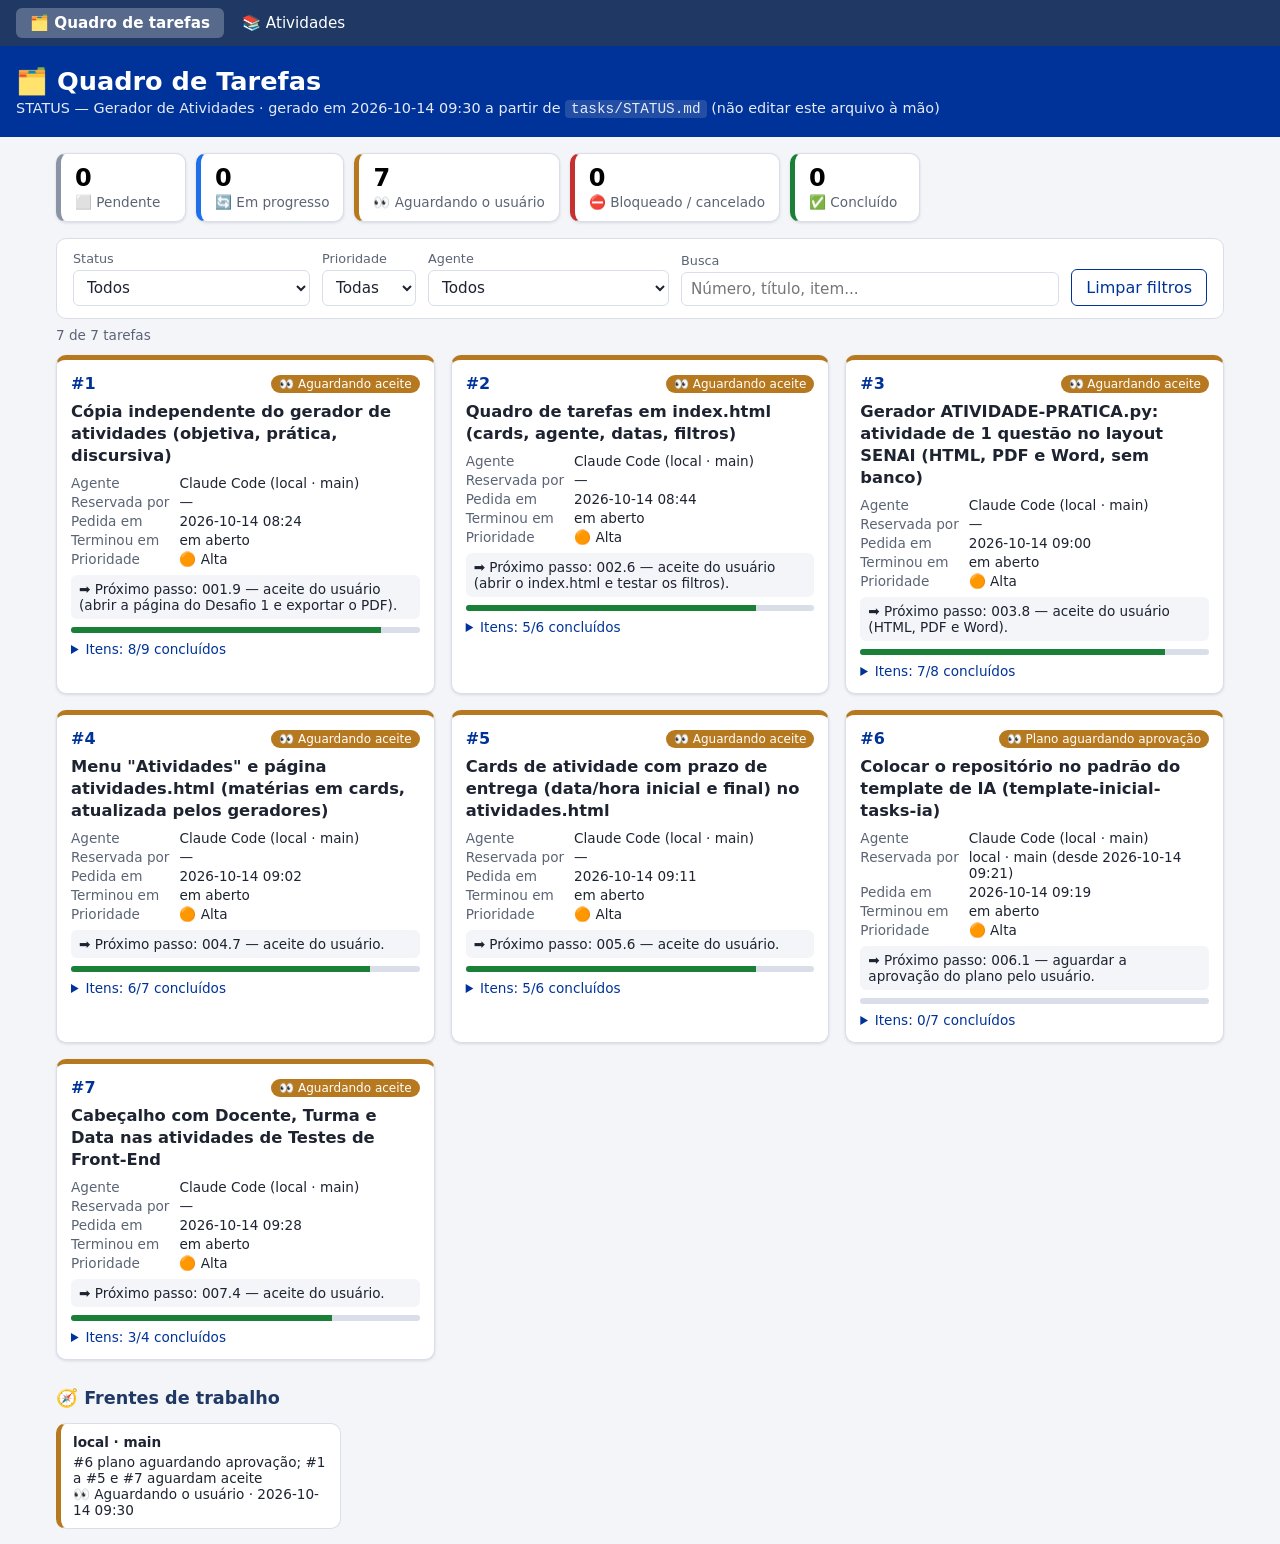
<file: index.html>
<!DOCTYPE html>
<html lang="pt-BR">
<head>
    <meta charset="UTF-8">
    <meta name="viewport" content="width=device-width, initial-scale=1.0">
    <title>Quadro de Tarefas — STATUS — Gerador de Atividades</title>
    <link rel="stylesheet" href="scripts/menu/menu.css">
    <link rel="stylesheet" href="scripts/quadro/quadro.css">
</head>
<body>
    <nav class="menu-principal" aria-label="Menu principal">
        <a class="menu-principal__link menu-principal__link--ativo" href="index.html"
           aria-current="page">🗂️ Quadro de tarefas</a>
        <a class="menu-principal__link" href="atividades.html">📚 Atividades</a>
    </nav>

    <header class="topo">
        <h1>🗂️ Quadro de Tarefas</h1>
        <p class="topo__subtitulo">STATUS — Gerador de Atividades · gerado em 2026-10-14 09:30 a partir de
            <code>tasks/STATUS.md</code> (não editar este arquivo à mão)</p>
    </header>

    <main class="conteudo">
        <section class="contadores" id="contadores" aria-label="Tarefas por status"></section>

        <section class="filtros" aria-label="Filtros">
            <label class="filtro">Status
                <select id="filtro-status"><option value="">Todos</option></select>
            </label>
            <label class="filtro">Prioridade
                <select id="filtro-prioridade"><option value="">Todas</option></select>
            </label>
            <label class="filtro">Agente
                <select id="filtro-agente"><option value="">Todos</option></select>
            </label>
            <label class="filtro filtro--busca">Busca
                <input id="filtro-busca" type="search" placeholder="Número, título, item...">
            </label>
            <button class="botao-limpar" id="botao-limpar" type="button">Limpar filtros</button>
        </section>

        <p class="resultado" id="resultado" aria-live="polite"></p>
        <section class="grade" id="grade-tarefas" aria-label="Tarefas"></section>

        <section class="frentes" aria-label="Frentes de trabalho">
            <h2>🧭 Frentes de trabalho</h2>
            <div class="frentes__lista" id="lista-frentes"></div>
        </section>
    </main>

    <script type="application/json" id="dados-quadro">{"titulo": "STATUS — Gerador de Atividades", "tarefas": [{"numero": "#1", "titulo": "Cópia independente do gerador de atividades (objetiva, prática, discursiva)", "prioridade": "🟠 Alta", "status": "👀 Aguardando aceite", "classe": "aguardando", "agente": "Claude Code (local · main)", "em_uso_por": "", "etapa": "etapas/ETAPA-001-90e93c4a-COPIA-INDEPENDENTE-DO-GERADOR.md", "executor": "Claude Code (local · main)", "pedido_em": "2026-10-14 08:24", "proximo_passo": "001.9 — aceite do usuário (abrir a página do Desafio 1 e exportar o PDF).", "objetivo": "ter os geradores de atividades num repositório próprio, que roda sozinho, com a", "itens": [{"numero": "001.1", "descricao": "Aprovação do plano pelo usuário", "status": "✅ Concluído", "classe": "concluido", "concluido_em": "2026-10-14 08:37"}, {"numero": "001.2", "descricao": "Copiar módulos Python e a tela (CSS/JS)", "status": "✅ Concluído", "classe": "concluido", "concluido_em": "2026-10-14 08:45"}, {"numero": "001.3", "descricao": "configuracao.py, modo local nos templates e geradores (sem menu/header/seed/banco)", "status": "✅ Concluído", "classe": "concluido", "concluido_em": "2026-10-14 08:45"}, {"numero": "001.4", "descricao": "assets/js/discursiva-local.js", "status": "✅ Concluído", "classe": "concluido", "concluido_em": "2026-10-14 08:45"}, {"numero": "001.5", "descricao": "gerar.py (objetiva, pratica, discursiva)", "status": "✅ Concluído", "classe": "concluido", "concluido_em": "2026-10-14 08:45"}, {"numero": "001.6", "descricao": "TESTES-DE-FRONTEND/materia.json + fonte e padrão de resposta do Desafio 1", "status": "✅ Concluído", "classe": "concluido", "concluido_em": "2026-10-14 08:45"}, {"numero": "001.7", "descricao": "Gerar o Desafio 1 e conferir os arquivos referenciados", "status": "✅ Concluído", "classe": "concluido", "concluido_em": "2026-10-14 08:45"}, {"numero": "001.8", "descricao": "README, CLAUDE.md, .gitignore + commit + push", "status": "✅ Concluído", "classe": "concluido", "concluido_em": "2026-10-14 08:45"}, {"numero": "001.9", "descricao": "Aceite do usuário (abrir TESTES-DE-FRONTEND/ATIVIDADES/DESAFIO-01-CASOS-DE-TESTE-LOGIN.html e exportar o PDF)", "status": "👀 Aguardando o usuário", "classe": "aguardando", "concluido_em": "—"}], "terminou_em": ""}, {"numero": "#2", "titulo": "Quadro de tarefas em index.html (cards, agente, datas, filtros)", "prioridade": "🟠 Alta", "status": "👀 Aguardando aceite", "classe": "aguardando", "agente": "Claude Code (local · main)", "em_uso_por": "", "etapa": "etapas/ETAPA-002-0bf86ac8-QUADRO-INDEX-HTML.md", "executor": "Claude Code (local · main)", "pedido_em": "2026-10-14 08:44", "proximo_passo": "002.6 — aceite do usuário (abrir o index.html e testar os filtros).", "objetivo": "ver o quadro de tarefas (tasks/STATUS.md + etapas) em cards, com filtros, num", "itens": [{"numero": "002.1", "descricao": "Aprovação do plano pelo usuário", "status": "✅ Concluído", "classe": "concluido", "concluido_em": "2026-10-14 08:48"}, {"numero": "002.2", "descricao": "Leitor do quadro (scripts/quadro/leitor_quadro.py)", "status": "✅ Concluído", "classe": "concluido", "concluido_em": "2026-10-14 08:49"}, {"numero": "002.3", "descricao": "Tela: modelo.html, quadro.css, quadro.js (cards, filtros, contadores, frentes)", "status": "✅ Concluído", "classe": "concluido", "concluido_em": "2026-10-14 08:51"}, {"numero": "002.4", "descricao": "scripts/gerar_quadro.py → index.html", "status": "✅ Concluído", "classe": "concluido", "concluido_em": "2026-10-14 08:51"}, {"numero": "002.5", "descricao": "Regra no CLAUDE.md + README + commit + push", "status": "✅ Concluído", "classe": "concluido", "concluido_em": "2026-10-14 08:51"}, {"numero": "002.6", "descricao": "Aceite do usuário (abrir o index.html)", "status": "👀 Aguardando o usuário", "classe": "aguardando", "concluido_em": "—"}], "terminou_em": ""}, {"numero": "#3", "titulo": "Gerador ATIVIDADE-PRATICA.py: atividade de 1 questão no layout SENAI (HTML, PDF e Word, sem banco)", "prioridade": "🟠 Alta", "status": "👀 Aguardando aceite", "classe": "aguardando", "agente": "Claude Code (local · main)", "em_uso_por": "", "etapa": "etapas/ETAPA-003-4c75f0e1-ATIVIDADE-PRATICA-1-QUESTAO.md", "executor": "Claude Code (local · main)", "pedido_em": "2026-10-14 09:00", "proximo_passo": "003.8 — aceite do usuário (HTML, PDF e Word).", "objetivo": "gerar atividade prática de 1 questão no layout SENAI da imagem, igual no HTML, no", "itens": [{"numero": "003.1", "descricao": "Aprovação do plano pelo usuário", "status": "✅ Concluído", "classe": "concluido", "concluido_em": "2026-10-14 09:02"}, {"numero": "003.2", "descricao": "Logo assets/img/logo-sesi-senai.png (copiado do aulasenai)", "status": "✅ Concluído", "classe": "concluido", "concluido_em": "2026-10-14 09:02"}, {"numero": "003.3", "descricao": "Template + CSS (tela e impressão A4)", "status": "✅ Concluído", "classe": "concluido", "concluido_em": "2026-10-14 09:04"}, {"numero": "003.4", "descricao": "JS: PDF (impressão) e Word (documento-word.js + exportador)", "status": "✅ Concluído", "classe": "concluido", "concluido_em": "2026-10-14 09:04"}, {"numero": "003.5", "descricao": "ATIVIDADE-PRATICA.py", "status": "✅ Concluído", "classe": "concluido", "concluido_em": "2026-10-14 09:04"}, {"numero": "003.6", "descricao": "Fonte do Desafio 1 (1 questão) e geração do HTML", "status": "✅ Concluído", "classe": "concluido", "concluido_em": "2026-10-14 09:04"}, {"numero": "003.7", "descricao": "README, quadro regenerado, commit + push", "status": "✅ Concluído", "classe": "concluido", "concluido_em": "2026-10-14 09:04"}, {"numero": "003.8", "descricao": "Aceite do usuário (abrir TESTES-DE-FRONTEND/ATIVIDADES/ATIVIDADE-PRATICA-DESAFIO-01-CASOS-DE-TESTE.html, exportar PDF e Word)", "status": "👀 Aguardando o usuário", "classe": "aguardando", "concluido_em": "—"}], "terminou_em": ""}, {"numero": "#4", "titulo": "Menu \"Atividades\" e página atividades.html (matérias em cards, atualizada pelos geradores)", "prioridade": "🟠 Alta", "status": "👀 Aguardando aceite", "classe": "aguardando", "agente": "Claude Code (local · main)", "em_uso_por": "", "etapa": "etapas/ETAPA-004-6e1ac89d-MENU-E-PAGINA-ATIVIDADES.md", "executor": "Claude Code (local · main)", "pedido_em": "2026-10-14 09:02", "proximo_passo": "004.7 — aceite do usuário.", "objetivo": "achar todas as atividades geradas numa página só, organizada por matéria, sempre", "itens": [{"numero": "004.1", "descricao": "Aprovação do plano pelo usuário", "status": "✅ Concluído", "classe": "concluido", "concluido_em": "2026-10-14 09:07"}, {"numero": "004.2", "descricao": "Leitor das atividades + scripts/gerar_pagina_atividades.py", "status": "✅ Concluído", "classe": "concluido", "concluido_em": "2026-10-14 09:08"}, {"numero": "004.3", "descricao": "Tela da página (cards por matéria, busca) + menu compartilhado", "status": "✅ Concluído", "classe": "concluido", "concluido_em": "2026-10-14 09:08"}, {"numero": "004.4", "descricao": "Menu no index.html (modelo do quadro)", "status": "✅ Concluído", "classe": "concluido", "concluido_em": "2026-10-14 09:08"}, {"numero": "004.5", "descricao": "gerar.py e ATIVIDADE-PRATICA.py atualizam a página sozinhos", "status": "✅ Concluído", "classe": "concluido", "concluido_em": "2026-10-14 09:08"}, {"numero": "004.6", "descricao": "Regra no CLAUDE.md + README, quadro regenerado, commit + push", "status": "✅ Concluído", "classe": "concluido", "concluido_em": "2026-10-14 09:08"}, {"numero": "004.7", "descricao": "Aceite do usuário (abrir index.html → menu Atividades)", "status": "👀 Aguardando o usuário", "classe": "aguardando", "concluido_em": "—"}], "terminou_em": ""}, {"numero": "#5", "titulo": "Cards de atividade com prazo de entrega (data/hora inicial e final) no atividades.html", "prioridade": "🟠 Alta", "status": "👀 Aguardando aceite", "classe": "aguardando", "agente": "Claude Code (local · main)", "em_uso_por": "", "etapa": "etapas/ETAPA-005-5ffac7c5-CARDS-DE-ATIVIDADE-E-PRAZOS.md", "executor": "Claude Code (local · main)", "pedido_em": "2026-10-14 09:11", "proximo_passo": "005.6 — aceite do usuário.", "objetivo": "cada atividade num card pequeno dentro do card da matéria, com o prazo de entrega", "itens": [{"numero": "005.1", "descricao": "Aprovação do plano e datas das 2 atividades", "status": "✅ Concluído", "classe": "concluido", "concluido_em": "2026-10-14 09:15"}, {"numero": "005.2", "descricao": "Leitura e validação do prazo (módulo comum) + meta tags nos 3 geradores/templates", "status": "✅ Concluído", "classe": "concluido", "concluido_em": "2026-10-14 09:18"}, {"numero": "005.3", "descricao": "Leitor do atividades.html lê prazo e tipo", "status": "✅ Concluído", "classe": "concluido", "concluido_em": "2026-10-14 09:18"}, {"numero": "005.4", "descricao": "Tela: card da matéria largo + cards pequenos + situação", "status": "✅ Concluído", "classe": "concluido", "concluido_em": "2026-10-14 09:18"}, {"numero": "005.5", "descricao": "Prazos nas 2 fontes, regenerar, README, quadro, commit + push", "status": "✅ Concluído", "classe": "concluido", "concluido_em": "2026-10-14 09:18"}, {"numero": "005.6", "descricao": "Aceite do usuário (abrir atividades.html)", "status": "👀 Aguardando o usuário", "classe": "aguardando", "concluido_em": "—"}], "terminou_em": ""}, {"numero": "#6", "titulo": "Colocar o repositório no padrão do template de IA (template-inicial-tasks-ia)", "prioridade": "🟠 Alta", "status": "👀 Plano aguardando aprovação", "classe": "aguardando", "agente": "Claude Code (local · main)", "em_uso_por": "local · main (desde 2026-10-14 09:21)", "etapa": "etapas/ETAPA-006-b763ffc4-PADRAO-TEMPLATE-IA.md", "executor": "Claude Code (local · main)", "pedido_em": "2026-10-14 09:19", "proximo_passo": "006.1 — aguardar a aprovação do plano pelo usuário.", "objetivo": "deixar o gerador-atividades com a mesma estrutura de regras, quadro, skills,", "itens": [{"numero": "006.1", "descricao": "Aprovação do plano pelo usuário", "status": "👀 Aguardando o usuário", "classe": "aguardando", "concluido_em": "—"}, {"numero": "006.2", "descricao": "Copiar regras, skills, agentes, hooks, scripts e configs do template", "status": "⬜ Pendente", "classe": "pendente", "concluido_em": "—"}, {"numero": "006.3", "descricao": "CLAUDE.md ponte + regra do projeto + INDEX + testes-validacao", "status": "⬜ Pendente", "classe": "pendente", "concluido_em": "—"}, {"numero": "006.4", "descricao": "Migrar quadro (STATUS, task_complete, seções de subtarefa nas etapas)", "status": "⬜ Pendente", "classe": "pendente", "concluido_em": "—"}, {"numero": "006.5", "descricao": "Leitor do index.html no modelo novo + menu Regras", "status": "⬜ Pendente", "classe": "pendente", "concluido_em": "—"}, {"numero": "006.6", "descricao": "README, commit + push", "status": "⬜ Pendente", "classe": "pendente", "concluido_em": "—"}, {"numero": "006.7", "descricao": "Aceite do usuário", "status": "⬜ Pendente", "classe": "pendente", "concluido_em": "—"}], "terminou_em": ""}, {"numero": "#7", "titulo": "Cabeçalho com Docente, Turma e Data nas atividades de Testes de Front-End", "prioridade": "🟠 Alta", "status": "👀 Aguardando aceite", "classe": "aguardando", "agente": "Claude Code (local · main)", "em_uso_por": "", "etapa": "etapas/ETAPA-007-0b5257d3-CABECALHO-DOCENTE-TURMA-DATA.md", "executor": "Claude Code (local · main)", "pedido_em": "2026-10-14 09:28", "proximo_passo": "007.4 — aceite do usuário.", "objetivo": "as 2 atividades de Testes de Front-End com o cabeçalho já preenchido e o campo do", "itens": [{"numero": "007.1", "descricao": "ATIVIDADE-PRATICA.py + template: Data, Docente e Turma da fonte; Estudante em branco", "status": "✅ Concluído", "classe": "concluido", "concluido_em": "2026-10-14 09:30"}, {"numero": "007.2", "descricao": "Discursiva: Docente e Data da fonte; PDF usa a Data (exportar-pdf-discursiva.js)", "status": "✅ Concluído", "classe": "concluido", "concluido_em": "2026-10-14 09:30"}, {"numero": "007.3", "descricao": "Campos nas 2 fontes, regenerar, README, quadro, commit + push", "status": "✅ Concluído", "classe": "concluido", "concluido_em": "2026-10-14 09:30"}, {"numero": "007.4", "descricao": "Aceite do usuário (abrir as 2 atividades e exportar PDF/Word)", "status": "👀 Aguardando o usuário", "classe": "aguardando", "concluido_em": "—"}], "terminou_em": ""}], "frentes": [{"Frente": "local · main", "Tarefa (etapa)": "#6 plano aguardando aprovação; #1 a #5 e #7 aguardam aceite", "Situação": "👀 Aguardando o usuário", "Atualizado em": "2026-10-14 09:30"}]}</script>
    <script src="scripts/quadro/quadro.js"></script>
</body>
</html>
</file>
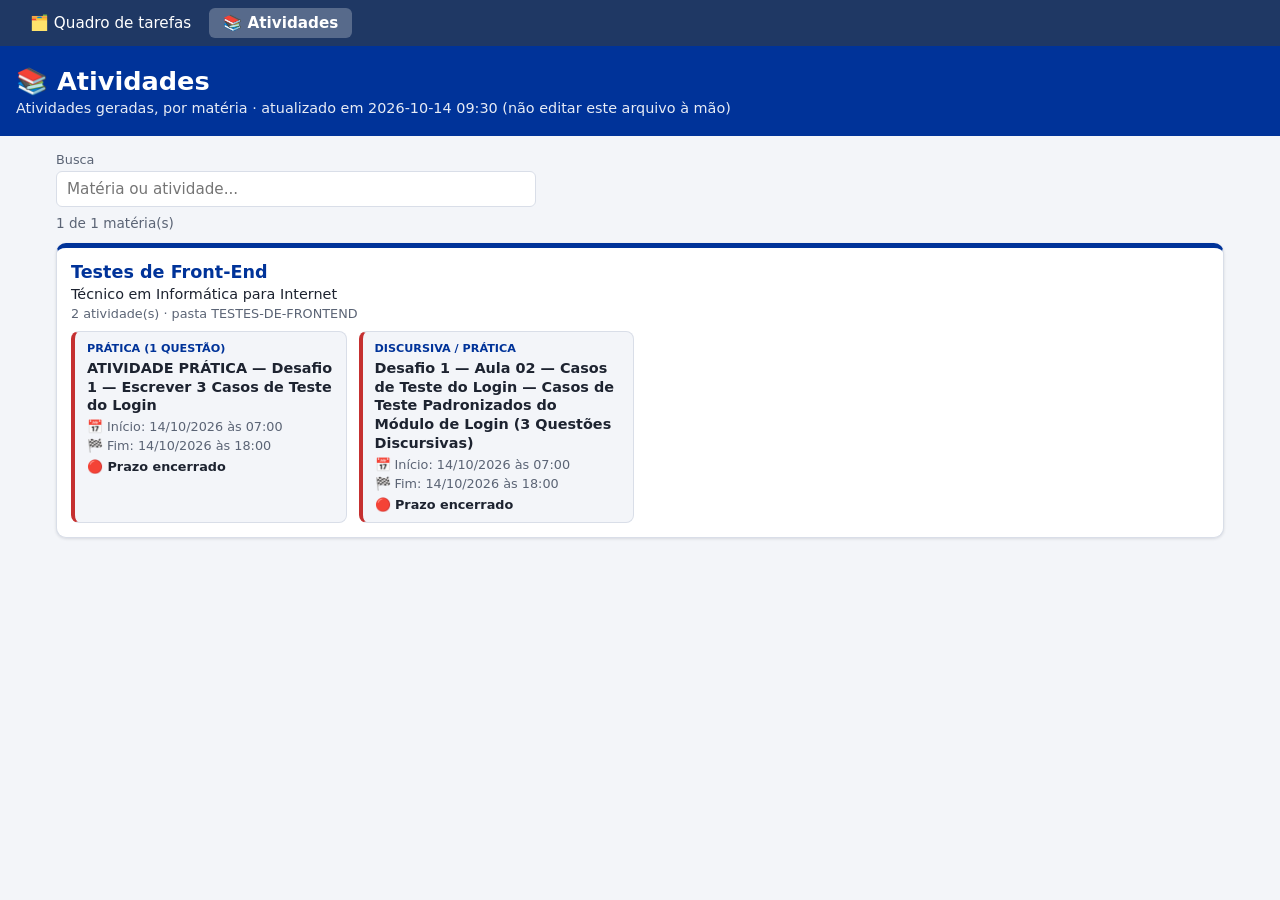
<file: atividades.html>
<!DOCTYPE html>
<html lang="pt-BR">
<head>
    <meta charset="UTF-8">
    <meta name="viewport" content="width=device-width, initial-scale=1.0">
    <title>Atividades — Gerador de Atividades</title>
    <link rel="stylesheet" href="scripts/menu/menu.css">
    <link rel="stylesheet" href="scripts/atividades/atividades.css">
</head>
<body>
    <nav class="menu-principal" aria-label="Menu principal">
        <a class="menu-principal__link" href="index.html">🗂️ Quadro de tarefas</a>
        <a class="menu-principal__link menu-principal__link--ativo" href="atividades.html"
           aria-current="page">📚 Atividades</a>
    </nav>

    <header class="topo-atividades">
        <h1>📚 Atividades</h1>
        <p class="topo-atividades__subtitulo">Atividades geradas, por matéria · atualizado em
            2026-10-14 09:30 (não editar este arquivo à mão)</p>
    </header>

    <main class="conteudo-atividades">
        <label class="busca-atividades">Busca
            <input id="busca-atividades" type="search" placeholder="Matéria ou atividade...">
        </label>
        <p class="resultado-atividades" id="resultado-atividades" aria-live="polite"></p>
        <section class="grade-materias" id="grade-materias" aria-label="Matérias">
            <article class="materia">
                <h2 class="materia__titulo">Testes de Front-End</h2>
                <p class="materia__curso">Técnico em Informática para Internet</p>
                <p class="materia__quantidade">2 atividade(s) · pasta TESTES-DE-FRONTEND</p>
                <ul class="materia__lista">
                    <li class="atividade" data-inicio="2026-10-14T07:00" data-fim="2026-10-14T18:00">
                        <a class="atividade__link" href="TESTES-DE-FRONTEND/ATIVIDADES/ATIVIDADE-PRATICA-DESAFIO-01-CASOS-DE-TESTE.html">
                            <span class="atividade__tipo">Prática (1 questão)</span>
                            <span class="atividade__titulo">ATIVIDADE PRÁTICA — Desafio 1 — Escrever 3 Casos de Teste do Login</span>
                        <p class="atividade__prazo">📅 Início: 14/10/2026 às 07:00</p>
                        <p class="atividade__prazo">🏁 Fim: 14/10/2026 às 18:00</p>
                        <p class="atividade__situacao"></p>
                        </a>
                    </li>
                    <li class="atividade" data-inicio="2026-10-14T07:00" data-fim="2026-10-14T18:00">
                        <a class="atividade__link" href="TESTES-DE-FRONTEND/ATIVIDADES/DESAFIO-01-CASOS-DE-TESTE-LOGIN.html">
                            <span class="atividade__tipo">Discursiva / prática</span>
                            <span class="atividade__titulo">Desafio 1 — Aula 02 — Casos de Teste do Login — Casos de Teste Padronizados do Módulo de Login (3 Questões Discursivas)</span>
                        <p class="atividade__prazo">📅 Início: 14/10/2026 às 07:00</p>
                        <p class="atividade__prazo">🏁 Fim: 14/10/2026 às 18:00</p>
                        <p class="atividade__situacao"></p>
                        </a>
                    </li>
                </ul>
            </article>
        </section>
    </main>

    <script src="scripts/atividades/atividades.js"></script>
</body>
</html>
</file>
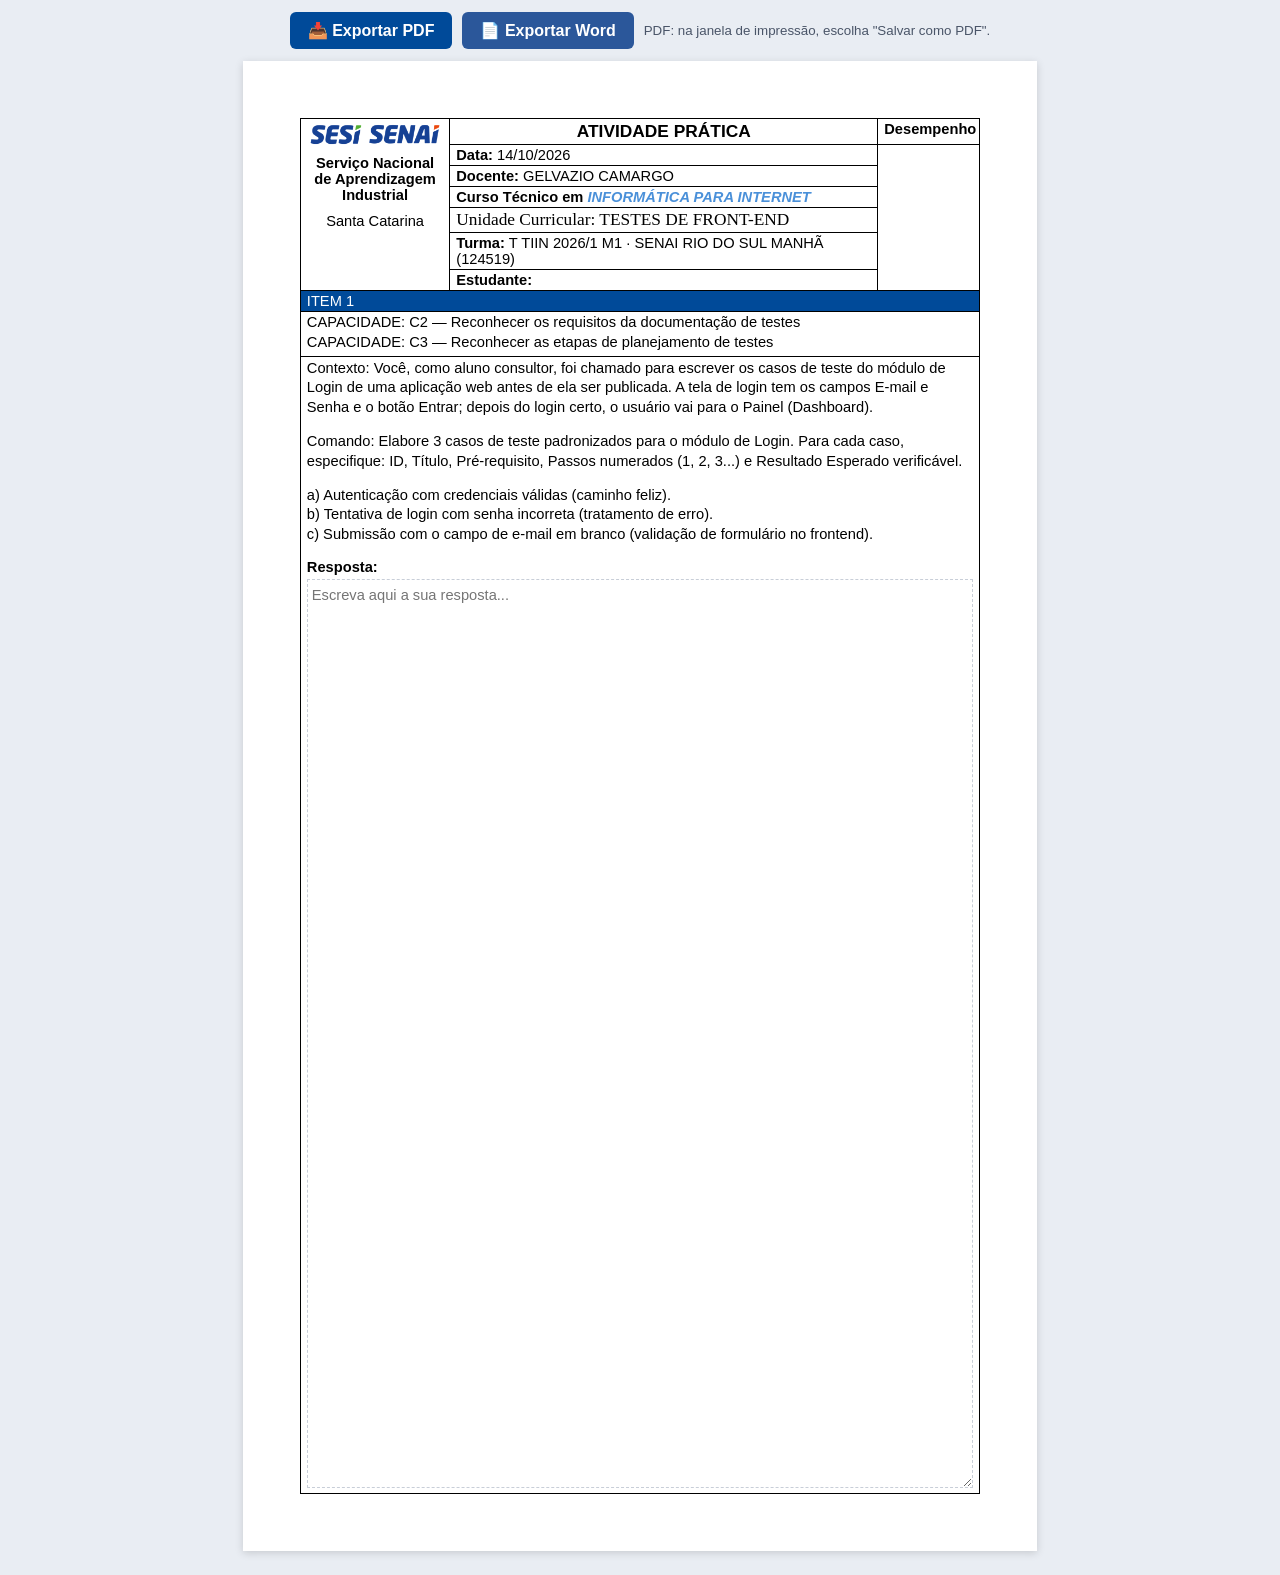
<file: TESTES-DE-FRONTEND/ATIVIDADES/ATIVIDADE-PRATICA-DESAFIO-01-CASOS-DE-TESTE.html>
<!DOCTYPE html>
<html lang="pt-BR">
<head>
    <meta charset="UTF-8">
    <meta name="viewport" content="width=device-width, initial-scale=1.0">
    <title>ATIVIDADE PRÁTICA — Desafio 1 — Escrever 3 Casos de Teste do Login</title>
    <meta name="tipo-atividade" content="Prática (1 questão)">
    <meta name="entrega-inicio" content="2026-10-14T07:00">
    <meta name="entrega-fim" content="2026-10-14T18:00">
    <link rel="stylesheet" href="../../assets/css/atividade-pratica-unica.css">
</head>
<body data-nome-arquivo="ATIVIDADE-PRATICA-DESAFIO-01-CASOS-DE-TESTE" data-rodape="ATIVIDADE PRÁTICA · Testes de Front-End · SENAI">
    <nav class="barra-exportar" aria-label="Exportar">
        <button class="barra-exportar__botao" id="botao-pdf"
                type="button">📥 Exportar PDF</button>
        <button class="barra-exportar__botao barra-exportar__botao--word" id="botao-word"
                type="button">📄 Exportar Word</button>
        <small class="barra-exportar__dica">PDF: na janela de impressão, escolha
            "Salvar como PDF".</small>
    </nav>

    <main class="folha" id="folha-atividade">
        <table class="cabecalho-senai">
            <colgroup>
                <col class="cabecalho-senai__coluna-logo">
                <col class="cabecalho-senai__coluna-dados">
                <col class="cabecalho-senai__coluna-desempenho">
            </colgroup>
            <tr>
                <td class="cabecalho-senai__logo" rowspan="7">
                    <img class="cabecalho-senai__imagem" src="[data-uri]" alt="SESI SENAI">
                    <p class="cabecalho-senai__instituicao">Serviço Nacional de Aprendizagem
                        Industrial</p>
                    <p class="cabecalho-senai__estado">Santa Catarina</p>
                </td>
                <th class="cabecalho-senai__titulo">ATIVIDADE PRÁTICA</th>
                <th class="cabecalho-senai__desempenho">Desempenho</th>
            </tr>
            <tr>
                <td class="cabecalho-senai__campo"><strong>Data:</strong>
                    14/10/2026</td>
                <td class="cabecalho-senai__nota" rowspan="6"></td>
            </tr>
            <tr>
                <td class="cabecalho-senai__campo"><strong>Docente:</strong>
                    GELVAZIO CAMARGO</td>
            </tr>
            <tr>
                <td class="cabecalho-senai__campo"><strong>Curso Técnico em</strong>
                    <em class="preencher">INFORMÁTICA PARA INTERNET</em></td>
            </tr>
            <tr>
                <td class="cabecalho-senai__campo cabecalho-senai__campo--uc">Unidade Curricular:
                    TESTES DE FRONT-END</td>
            </tr>
            <tr>
                <td class="cabecalho-senai__campo"><strong>Turma:</strong>
                    T TIIN 2026/1 M1 · SENAI RIO DO SUL MANHÃ (124519)</td>
            </tr>
            <tr>
                <td class="cabecalho-senai__campo"><strong>Estudante:</strong></td>
            </tr>
        </table>

        <table class="questao">
            <tr>
                <th class="questao__faixa">ITEM 1</th>
            </tr>
            <tr>
                <td class="questao__capacidade">
                    <p class="questao__capacidade-linha">CAPACIDADE: C2 — Reconhecer os requisitos da documentação de testes</p>
                    <p class="questao__capacidade-linha">CAPACIDADE: C3 — Reconhecer as etapas de planejamento de testes</p>
                </td>
            </tr>
            <tr>
                <td class="questao__corpo">
                    <p class="questao__paragrafo">Contexto: Você, como aluno consultor, foi chamado para escrever os casos de teste do módulo de Login de uma aplicação web antes de ela ser publicada. A tela de login tem os campos E-mail e Senha e o botão Entrar; depois do login certo, o usuário vai para o Painel (Dashboard).</p>
                    <p class="questao__paragrafo">Comando: Elabore 3 casos de teste padronizados para o módulo de Login. Para cada caso, especifique: ID, Título, Pré-requisito, Passos numerados (1, 2, 3...) e Resultado Esperado verificável.</p>
                    <ul class="questao__topicos">
                        <li>a) Autenticação com credenciais válidas (caminho feliz).</li>
                        <li>b) Tentativa de login com senha incorreta (tratamento de erro).</li>
                        <li>c) Submissão com o campo de e-mail em branco (validação de formulário no frontend).</li>
                    </ul>
                    <label class="resposta__rotulo" for="resposta-item-1">Resposta:</label>
                    <textarea class="resposta__campo" id="resposta-item-1" rows="30"
                              placeholder="Escreva aqui a sua resposta..."></textarea>
                    <div class="resposta__impressao" data-linhas="30"></div>
                </td>
            </tr>
        </table>
    </main>

    <script src="../../assets/js/documento-word.js"></script>
    <script src="../../assets/js/atividade-pratica-unica.js"></script>
</body>
</html>
</file>
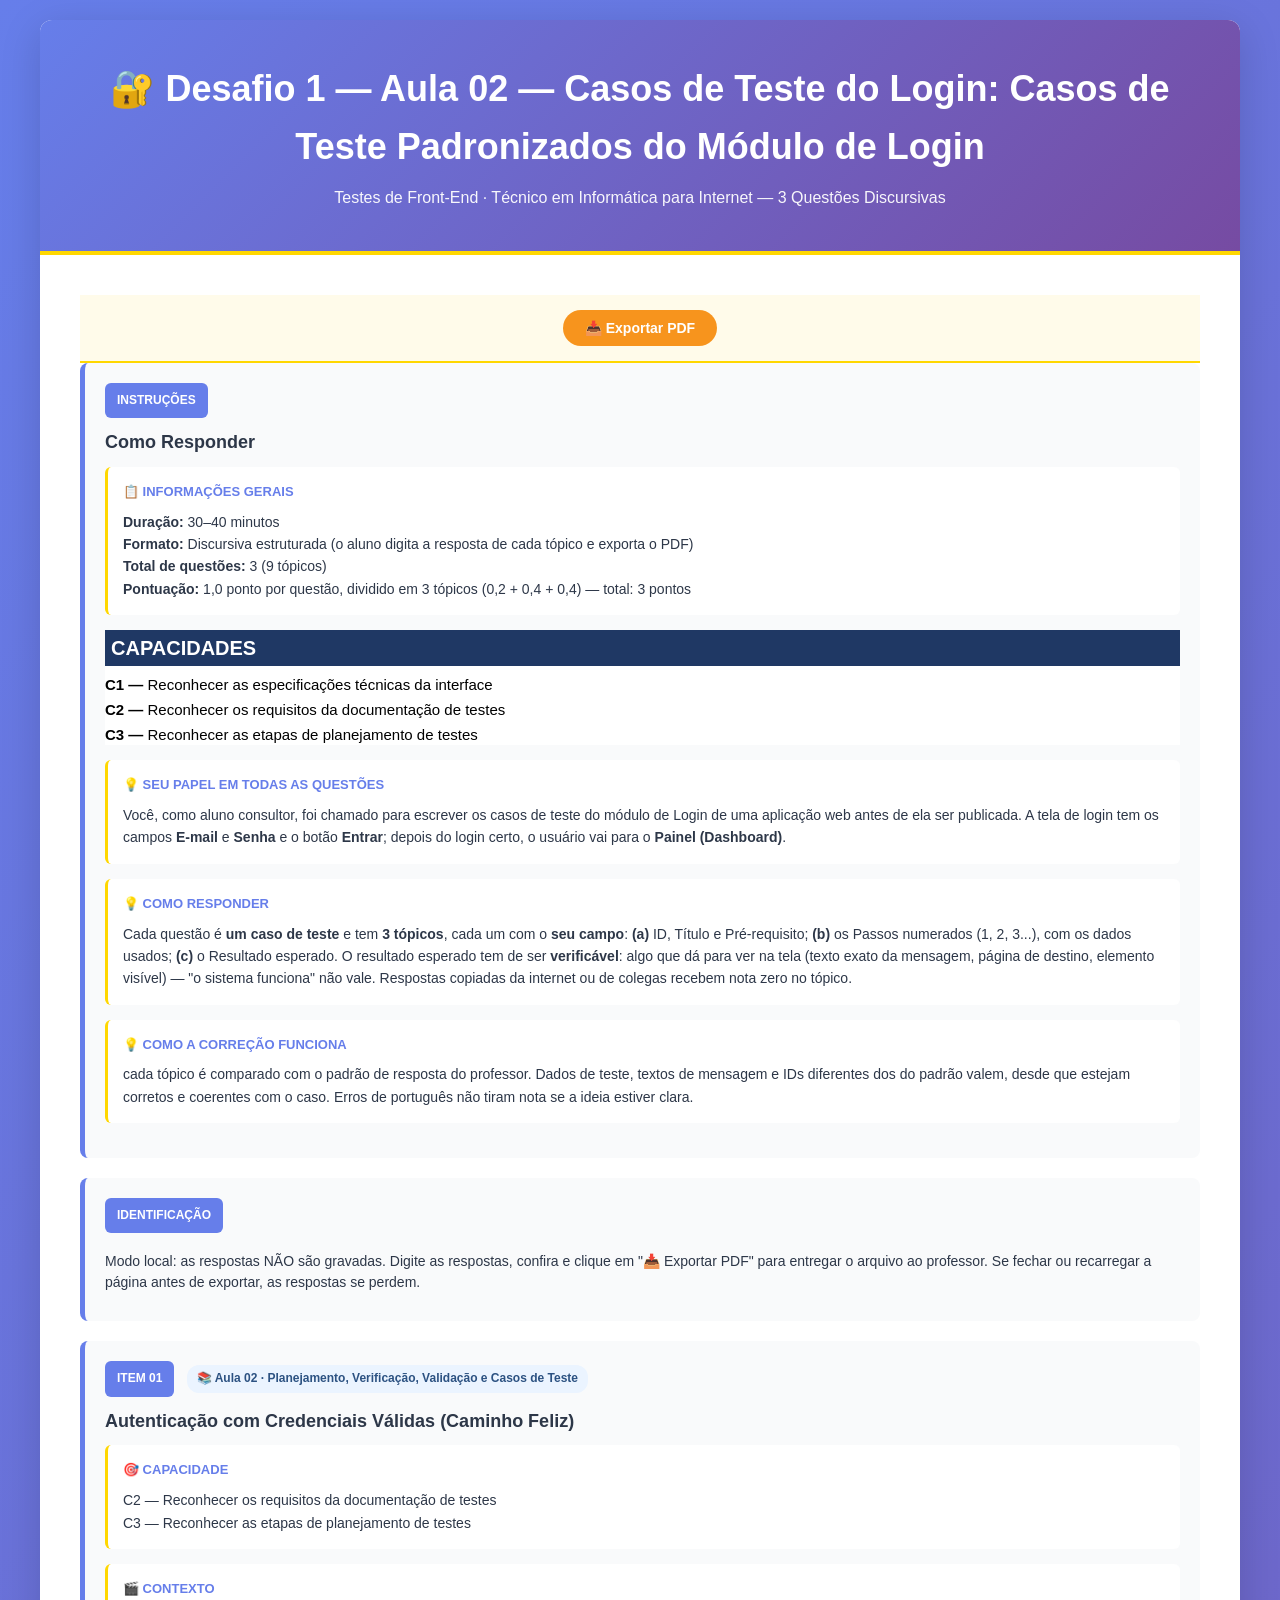
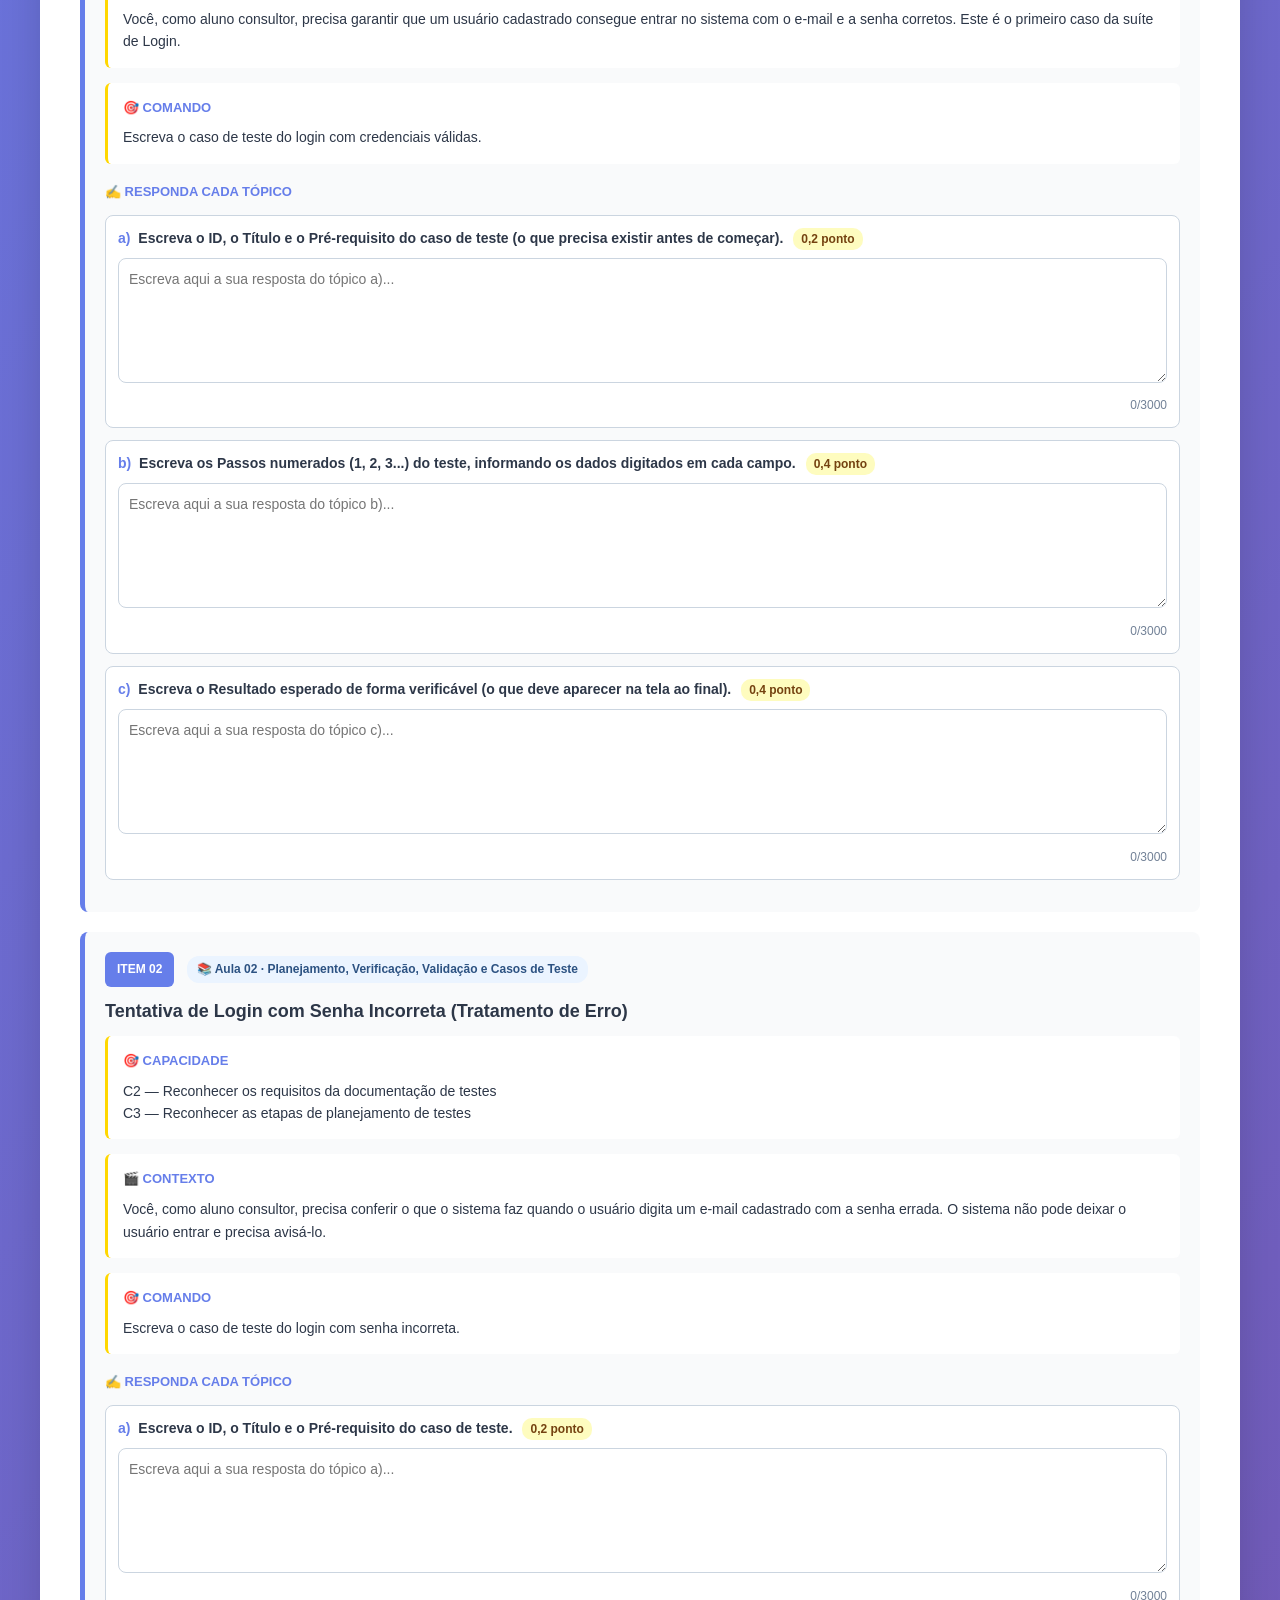
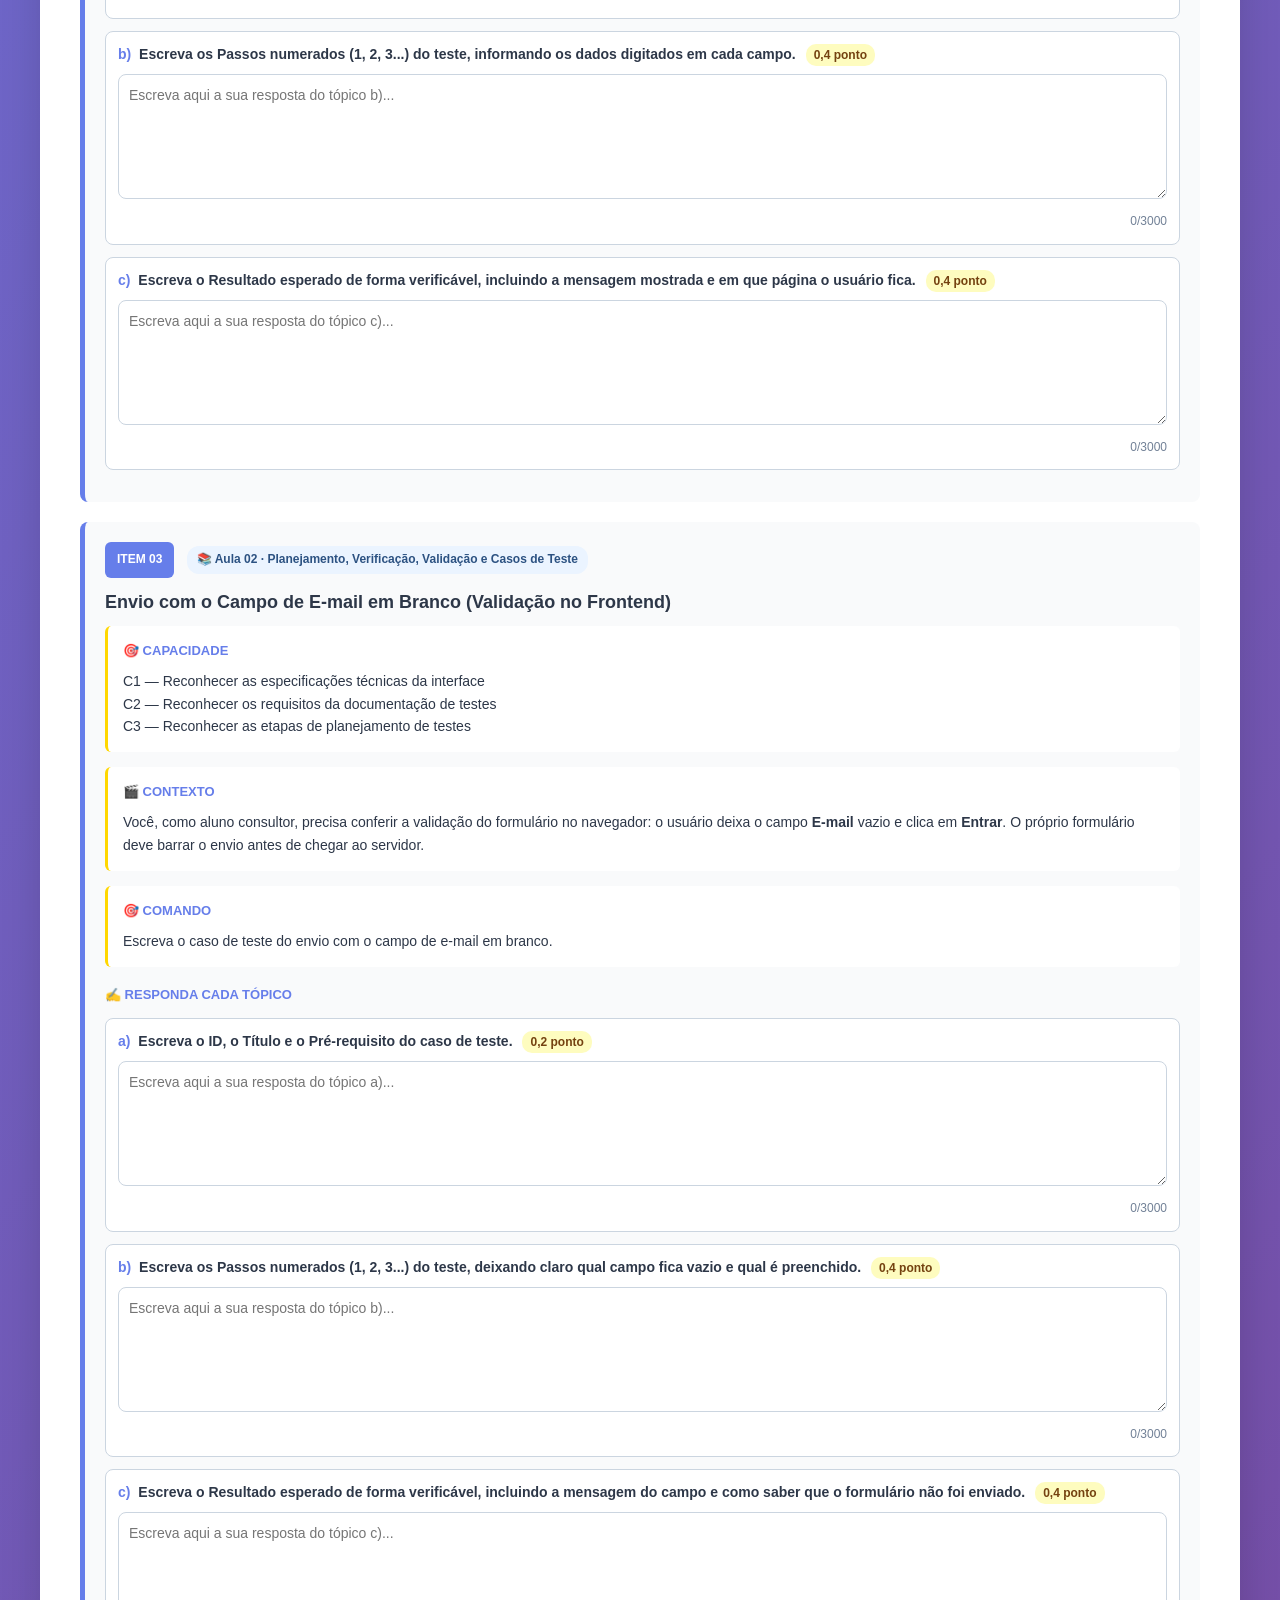
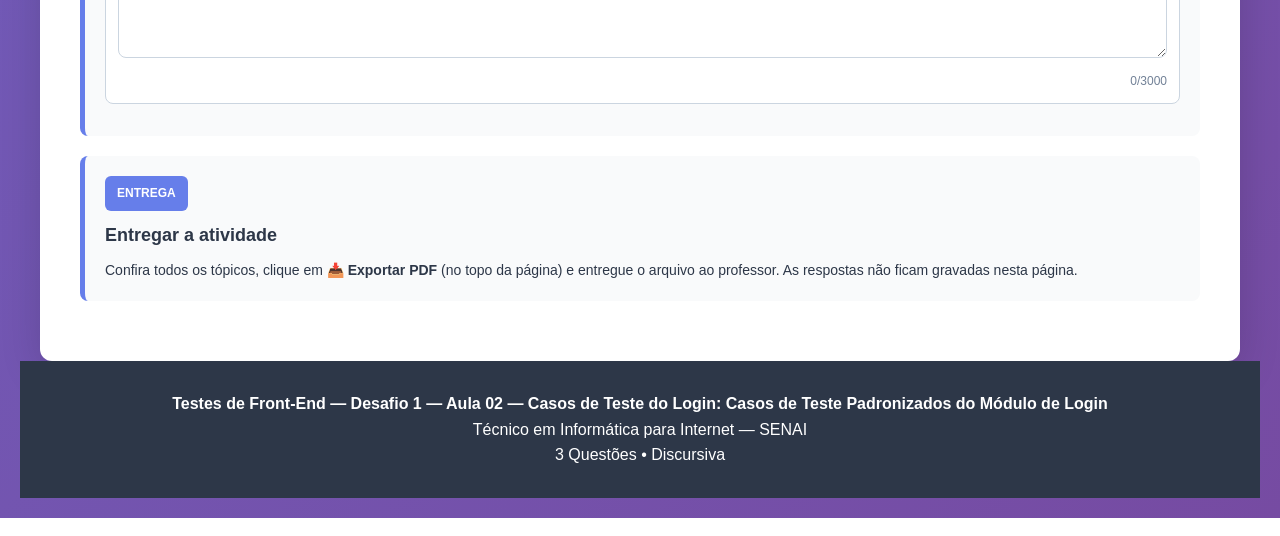
<file: TESTES-DE-FRONTEND/ATIVIDADES/DESAFIO-01-CASOS-DE-TESTE-LOGIN.html>
<!DOCTYPE html>
<html lang="pt-BR">
<head>
    <meta charset="UTF-8">
    <meta name="viewport" content="width=device-width, initial-scale=1.0">
    <title>Desafio 1 — Aula 02 — Casos de Teste do Login — Casos de Teste Padronizados do Módulo de Login (3 Questões Discursivas)</title>
    <meta name="tipo-atividade" content="Discursiva / prática">
    <meta name="entrega-inicio" content="2026-10-14T07:00">
    <meta name="entrega-fim" content="2026-10-14T18:00">
    <link rel="stylesheet" href="../../assets/css/atividade.css">
    <link rel="stylesheet" href="../../assets/css/avaliacao-discursiva.css">
    <link rel="stylesheet" href="../../assets/css/capacidades.css">
</head>
<body data-aula="D1-02" data-tema="Casos de Teste Padronizados do Módulo de Login" data-total="3" data-topicos="9"
      data-uc="Testes de Front-End" data-uc-curta="Testes de Front-End" data-docente="GELVAZIO CAMARGO" data-data="14/10/2026" data-turma="T TIIN 2026/1 M1 · SENAI RIO DO SUL MANHÃ (124519)" data-bloquear-colar="sim" data-campo-tamanho-resposta="sim"
      data-maximo-caracteres="3000">
    <div class="container">
        <header>
            <h1>🔐 Desafio 1 — Aula 02 — Casos de Teste do Login: Casos de Teste Padronizados do Módulo de Login</h1>
            <p>Testes de Front-End · Técnico em Informática para Internet — 3 Questões Discursivas</p>
        </header>

        <main class="content-section">
            <!-- Conteúdo gerado a partir de DESAFIO-01-CASOS-DE-TESTE-LOGIN.md por gerar.py (modo local) -->
            <section class="aula-card">
                <span class="aula-badge">INSTRUÇÕES</span>
                <h2 class="aula-title">Como Responder</h2>
                <div class="content-box">
                    <div class="content-label">📋 INFORMAÇÕES GERAIS</div>
                    <div class="content-text">
                        <strong>Duração:</strong> 30–40 minutos<br>
                        <strong>Formato:</strong> Discursiva estruturada (o aluno digita a resposta de cada tópico e exporta o PDF)<br>
                        <strong>Total de questões:</strong> 3 (9 tópicos)<br>
                        <strong>Pontuação:</strong> 1,0 ponto por questão, dividido em 3 tópicos (0,2 + 0,4 + 0,4) — total: 3 pontos
                    </div>
                </div>
                <div class="quadro-capacidades">
                    <div class="quadro-capacidades__titulo">CAPACIDADES</div>
                    <p class="quadro-capacidades__linha"><strong>C1 —</strong> Reconhecer as especificações técnicas da interface</p>
                    <p class="quadro-capacidades__linha"><strong>C2 —</strong> Reconhecer os requisitos da documentação de testes</p>
                    <p class="quadro-capacidades__linha"><strong>C3 —</strong> Reconhecer as etapas de planejamento de testes</p>
                </div>
                <div class="content-box">
                    <div class="content-label">💡 SEU PAPEL EM TODAS AS QUESTÕES</div>
                    <div class="content-text">Você, como aluno consultor, foi chamado para escrever os casos de teste do módulo de Login de uma aplicação web antes de ela ser publicada. A tela de login tem os campos <strong>E-mail</strong> e <strong>Senha</strong> e o botão <strong>Entrar</strong>; depois do login certo, o usuário vai para o <strong>Painel (Dashboard)</strong>.</div>
                </div>
                <div class="content-box">
                    <div class="content-label">💡 COMO RESPONDER</div>
                    <div class="content-text">Cada questão é <strong>um caso de teste</strong> e tem <strong>3 tópicos</strong>, cada um com o <strong>seu campo</strong>: <strong>(a)</strong> ID, Título e Pré-requisito; <strong>(b)</strong> os Passos numerados (1, 2, 3...), com os dados usados; <strong>(c)</strong> o Resultado esperado. O resultado esperado tem de ser <strong>verificável</strong>: algo que dá para ver na tela (texto exato da mensagem, página de destino, elemento visível) — &quot;o sistema funciona&quot; não vale. Respostas copiadas da internet ou de colegas recebem nota zero no tópico.</div>
                </div>
                <div class="content-box">
                    <div class="content-label">💡 COMO A CORREÇÃO FUNCIONA</div>
                    <div class="content-text">cada tópico é comparado com o padrão de resposta do professor. Dados de teste, textos de mensagem e IDs diferentes dos do padrão valem, desde que estejam corretos e coerentes com o caso. Erros de português não tiram nota se a ideia estiver clara.</div>
                </div>
            </section>

            <section id="painel-discursivo" class="aula-card painel-discursivo" aria-live="polite">
                <span class="aula-badge">IDENTIFICAÇÃO</span>
                <p class="painel-discursivo__texto">Carregando...</p>
            </section>

            <section class="aula-card questao-discursiva" id="item-01" data-item="1">
                <span class="aula-badge">ITEM 01</span>
                <span class="questao-discursiva__aula">📚 Aula 02 · Planejamento, Verificação, Validação e Casos de Teste</span>
                <h2 class="aula-title">Autenticação com Credenciais Válidas (Caminho Feliz)</h2>
                <div class="content-box">
                    <div class="content-label">🎯 CAPACIDADE</div>
                    <div class="content-text">C2 — Reconhecer os requisitos da documentação de testes<br>C3 — Reconhecer as etapas de planejamento de testes</div>
                </div>
                <div class="content-box">
                    <div class="content-label">🎬 CONTEXTO</div>
                    <div class="content-text">Você, como aluno consultor, precisa garantir que um usuário cadastrado consegue entrar no sistema com o e-mail e a senha corretos. Este é o primeiro caso da suíte de Login.</div>
                </div>
                <div class="content-box">
                    <div class="content-label">🎯 COMANDO</div>
                    <div class="content-text">Escreva o caso de teste do login com credenciais válidas.</div>
                </div>
                <div class="content-label questao-discursiva__rotulo-topicos">✍️ RESPONDA CADA TÓPICO</div>
                <div class="topico-resposta" data-item="1" data-topico="1">
                    <label class="topico-resposta__rotulo" for="resposta-01-a">
                        <span class="topico-resposta__letra">a)</span>
                        Escreva o ID, o Título e o Pré-requisito do caso de teste (o que precisa existir antes de começar).
                        <span class="topico-resposta__pontos">0,2 ponto</span>
                    </label>
                    <textarea id="resposta-01-a" class="topico-resposta__campo" data-item="1" data-topico="1"
                              maxlength="3000" rows="5"
                              placeholder="Escreva aqui a sua resposta do tópico a)..."></textarea>
                    <div class="topico-resposta__rodape">
                        <span class="topico-resposta__situacao" aria-live="polite"></span>
                        <span class="topico-resposta__contador">0/3000</span>
                    </div>
                </div>
                <div class="topico-resposta" data-item="1" data-topico="2">
                    <label class="topico-resposta__rotulo" for="resposta-01-b">
                        <span class="topico-resposta__letra">b)</span>
                        Escreva os Passos numerados (1, 2, 3...) do teste, informando os dados digitados em cada campo.
                        <span class="topico-resposta__pontos">0,4 ponto</span>
                    </label>
                    <textarea id="resposta-01-b" class="topico-resposta__campo" data-item="1" data-topico="2"
                              maxlength="3000" rows="5"
                              placeholder="Escreva aqui a sua resposta do tópico b)..."></textarea>
                    <div class="topico-resposta__rodape">
                        <span class="topico-resposta__situacao" aria-live="polite"></span>
                        <span class="topico-resposta__contador">0/3000</span>
                    </div>
                </div>
                <div class="topico-resposta" data-item="1" data-topico="3">
                    <label class="topico-resposta__rotulo" for="resposta-01-c">
                        <span class="topico-resposta__letra">c)</span>
                        Escreva o Resultado esperado de forma verificável (o que deve aparecer na tela ao final).
                        <span class="topico-resposta__pontos">0,4 ponto</span>
                    </label>
                    <textarea id="resposta-01-c" class="topico-resposta__campo" data-item="1" data-topico="3"
                              maxlength="3000" rows="5"
                              placeholder="Escreva aqui a sua resposta do tópico c)..."></textarea>
                    <div class="topico-resposta__rodape">
                        <span class="topico-resposta__situacao" aria-live="polite"></span>
                        <span class="topico-resposta__contador">0/3000</span>
                    </div>
                </div>
            </section>
            <section class="aula-card questao-discursiva" id="item-02" data-item="2">
                <span class="aula-badge">ITEM 02</span>
                <span class="questao-discursiva__aula">📚 Aula 02 · Planejamento, Verificação, Validação e Casos de Teste</span>
                <h2 class="aula-title">Tentativa de Login com Senha Incorreta (Tratamento de Erro)</h2>
                <div class="content-box">
                    <div class="content-label">🎯 CAPACIDADE</div>
                    <div class="content-text">C2 — Reconhecer os requisitos da documentação de testes<br>C3 — Reconhecer as etapas de planejamento de testes</div>
                </div>
                <div class="content-box">
                    <div class="content-label">🎬 CONTEXTO</div>
                    <div class="content-text">Você, como aluno consultor, precisa conferir o que o sistema faz quando o usuário digita um e-mail cadastrado com a senha errada. O sistema não pode deixar o usuário entrar e precisa avisá-lo.</div>
                </div>
                <div class="content-box">
                    <div class="content-label">🎯 COMANDO</div>
                    <div class="content-text">Escreva o caso de teste do login com senha incorreta.</div>
                </div>
                <div class="content-label questao-discursiva__rotulo-topicos">✍️ RESPONDA CADA TÓPICO</div>
                <div class="topico-resposta" data-item="2" data-topico="1">
                    <label class="topico-resposta__rotulo" for="resposta-02-a">
                        <span class="topico-resposta__letra">a)</span>
                        Escreva o ID, o Título e o Pré-requisito do caso de teste.
                        <span class="topico-resposta__pontos">0,2 ponto</span>
                    </label>
                    <textarea id="resposta-02-a" class="topico-resposta__campo" data-item="2" data-topico="1"
                              maxlength="3000" rows="5"
                              placeholder="Escreva aqui a sua resposta do tópico a)..."></textarea>
                    <div class="topico-resposta__rodape">
                        <span class="topico-resposta__situacao" aria-live="polite"></span>
                        <span class="topico-resposta__contador">0/3000</span>
                    </div>
                </div>
                <div class="topico-resposta" data-item="2" data-topico="2">
                    <label class="topico-resposta__rotulo" for="resposta-02-b">
                        <span class="topico-resposta__letra">b)</span>
                        Escreva os Passos numerados (1, 2, 3...) do teste, informando os dados digitados em cada campo.
                        <span class="topico-resposta__pontos">0,4 ponto</span>
                    </label>
                    <textarea id="resposta-02-b" class="topico-resposta__campo" data-item="2" data-topico="2"
                              maxlength="3000" rows="5"
                              placeholder="Escreva aqui a sua resposta do tópico b)..."></textarea>
                    <div class="topico-resposta__rodape">
                        <span class="topico-resposta__situacao" aria-live="polite"></span>
                        <span class="topico-resposta__contador">0/3000</span>
                    </div>
                </div>
                <div class="topico-resposta" data-item="2" data-topico="3">
                    <label class="topico-resposta__rotulo" for="resposta-02-c">
                        <span class="topico-resposta__letra">c)</span>
                        Escreva o Resultado esperado de forma verificável, incluindo a mensagem mostrada e em que página o usuário fica.
                        <span class="topico-resposta__pontos">0,4 ponto</span>
                    </label>
                    <textarea id="resposta-02-c" class="topico-resposta__campo" data-item="2" data-topico="3"
                              maxlength="3000" rows="5"
                              placeholder="Escreva aqui a sua resposta do tópico c)..."></textarea>
                    <div class="topico-resposta__rodape">
                        <span class="topico-resposta__situacao" aria-live="polite"></span>
                        <span class="topico-resposta__contador">0/3000</span>
                    </div>
                </div>
            </section>
            <section class="aula-card questao-discursiva" id="item-03" data-item="3">
                <span class="aula-badge">ITEM 03</span>
                <span class="questao-discursiva__aula">📚 Aula 02 · Planejamento, Verificação, Validação e Casos de Teste</span>
                <h2 class="aula-title">Envio com o Campo de E-mail em Branco (Validação no Frontend)</h2>
                <div class="content-box">
                    <div class="content-label">🎯 CAPACIDADE</div>
                    <div class="content-text">C1 — Reconhecer as especificações técnicas da interface<br>C2 — Reconhecer os requisitos da documentação de testes<br>C3 — Reconhecer as etapas de planejamento de testes</div>
                </div>
                <div class="content-box">
                    <div class="content-label">🎬 CONTEXTO</div>
                    <div class="content-text">Você, como aluno consultor, precisa conferir a validação do formulário no navegador: o usuário deixa o campo <strong>E-mail</strong> vazio e clica em <strong>Entrar</strong>. O próprio formulário deve barrar o envio antes de chegar ao servidor.</div>
                </div>
                <div class="content-box">
                    <div class="content-label">🎯 COMANDO</div>
                    <div class="content-text">Escreva o caso de teste do envio com o campo de e-mail em branco.</div>
                </div>
                <div class="content-label questao-discursiva__rotulo-topicos">✍️ RESPONDA CADA TÓPICO</div>
                <div class="topico-resposta" data-item="3" data-topico="1">
                    <label class="topico-resposta__rotulo" for="resposta-03-a">
                        <span class="topico-resposta__letra">a)</span>
                        Escreva o ID, o Título e o Pré-requisito do caso de teste.
                        <span class="topico-resposta__pontos">0,2 ponto</span>
                    </label>
                    <textarea id="resposta-03-a" class="topico-resposta__campo" data-item="3" data-topico="1"
                              maxlength="3000" rows="5"
                              placeholder="Escreva aqui a sua resposta do tópico a)..."></textarea>
                    <div class="topico-resposta__rodape">
                        <span class="topico-resposta__situacao" aria-live="polite"></span>
                        <span class="topico-resposta__contador">0/3000</span>
                    </div>
                </div>
                <div class="topico-resposta" data-item="3" data-topico="2">
                    <label class="topico-resposta__rotulo" for="resposta-03-b">
                        <span class="topico-resposta__letra">b)</span>
                        Escreva os Passos numerados (1, 2, 3...) do teste, deixando claro qual campo fica vazio e qual é preenchido.
                        <span class="topico-resposta__pontos">0,4 ponto</span>
                    </label>
                    <textarea id="resposta-03-b" class="topico-resposta__campo" data-item="3" data-topico="2"
                              maxlength="3000" rows="5"
                              placeholder="Escreva aqui a sua resposta do tópico b)..."></textarea>
                    <div class="topico-resposta__rodape">
                        <span class="topico-resposta__situacao" aria-live="polite"></span>
                        <span class="topico-resposta__contador">0/3000</span>
                    </div>
                </div>
                <div class="topico-resposta" data-item="3" data-topico="3">
                    <label class="topico-resposta__rotulo" for="resposta-03-c">
                        <span class="topico-resposta__letra">c)</span>
                        Escreva o Resultado esperado de forma verificável, incluindo a mensagem do campo e como saber que o formulário não foi enviado.
                        <span class="topico-resposta__pontos">0,4 ponto</span>
                    </label>
                    <textarea id="resposta-03-c" class="topico-resposta__campo" data-item="3" data-topico="3"
                              maxlength="3000" rows="6"
                              placeholder="Escreva aqui a sua resposta do tópico c)..."></textarea>
                    <div class="topico-resposta__rodape">
                        <span class="topico-resposta__situacao" aria-live="polite"></span>
                        <span class="topico-resposta__contador">0/3000</span>
                    </div>
                </div>
            </section>

            <section class="aula-card entrega-discursiva">
                <span class="aula-badge">ENTREGA</span>
                <h2 class="aula-title">Entregar a atividade</h2>
                <p class="entrega-discursiva__texto">Confira todos os tópicos, clique em
                    <strong>📥 Exportar PDF</strong> (no topo da página) e entregue o arquivo ao
                    professor. As respostas não ficam gravadas nesta página.</p>
            </section>
        </main>
    </div>

    <footer>
        <p><strong>Testes de Front-End — Desafio 1 — Aula 02 — Casos de Teste do Login: Casos de Teste Padronizados do Módulo de Login</strong></p>
        <p>Técnico em Informática para Internet — SENAI</p>
        <p>3 Questões • Discursiva</p>
    </footer>

    <script src="../../assets/js/popup.js"></script>
    <script src="../../assets/js/exportar-pdf-discursiva.js"></script>
    <script src="../../assets/js/discursiva-local.js"></script>
    <script src="../../assets/js/bloqueio-colar-discursiva.js"></script>
    <script src="../../assets/js/campo-tamanho-discursiva.js"></script>
</body>
</html>
</file>
<file: scripts/menu/menu.css>
/* Menu principal compartilhado (index.html e atividades.html). */
.menu-principal {
    display: flex;
    flex-wrap: wrap;
    gap: 4px;
    padding: 8px 16px;
    background: #1f3864;
}
.menu-principal__link {
    padding: 6px 14px;
    border-radius: 6px;
    color: #ffffff;
    font-family: "Segoe UI", system-ui, -apple-system, sans-serif;
    font-size: 0.95rem;
    text-decoration: none;
}
.menu-principal__link:hover { background: rgba(255, 255, 255, 0.15); }
.menu-principal__link--ativo { background: rgba(255, 255, 255, 0.25); font-weight: 700; }
</file>
<file: scripts/quadro/quadro.css>
/* Quadro de tarefas (index.html): tokens, layout, componentes. Cores SENAI. */
:root {
    --cor-primaria: #003399;
    --cor-primaria-escura: #1f3864;
    --cor-fundo: #f3f5f9;
    --cor-cartao: #ffffff;
    --cor-texto: #1d2330;
    --cor-texto-suave: #5b6475;
    --cor-borda: #d9dee8;
    --cor-pendente: #8a94a6;
    --cor-andamento: #1f6feb;
    --cor-concluido: #1a7f37;
    --cor-bloqueado: #c53030;
    --cor-aguardando: #b7791f;
    --raio: 10px;
    --sombra: 0 1px 3px rgba(16, 24, 40, 0.12);
    --espaco: 16px;
    --fonte: "Segoe UI", system-ui, -apple-system, sans-serif;
}

* { box-sizing: border-box; }

body {
    margin: 0;
    font-family: var(--fonte);
    background: var(--cor-fundo);
    color: var(--cor-texto);
}

/* Layout */
.topo {
    background: var(--cor-primaria);
    color: #ffffff;
    padding: 20px var(--espaco);
}
.topo h1 { margin: 0 0 4px; font-size: 1.6rem; }
.topo__subtitulo { margin: 0; opacity: 0.9; font-size: 0.9rem; }
.topo code { background: rgba(255, 255, 255, 0.15); padding: 1px 6px; border-radius: 4px; }

.conteudo { max-width: 1200px; margin: 0 auto; padding: var(--espaco); }

.grade {
    display: grid;
    grid-template-columns: repeat(auto-fill, minmax(320px, 1fr));
    gap: var(--espaco);
}

/* Contadores */
.contadores { display: flex; flex-wrap: wrap; gap: 10px; margin-bottom: var(--espaco); }
.contador {
    background: var(--cor-cartao);
    border: 1px solid var(--cor-borda);
    border-left: 5px solid var(--cor-status, var(--cor-pendente));
    border-radius: var(--raio);
    padding: 10px 14px;
    min-width: 130px;
    box-shadow: var(--sombra);
    cursor: pointer;
    font: inherit;
    text-align: left;
}
.contador--ativo { outline: 2px solid var(--cor-primaria); }
.contador__numero { display: block; font-size: 1.5rem; font-weight: 700; }
.contador__rotulo { font-size: 0.85rem; color: var(--cor-texto-suave); }

/* Filtros */
.filtros {
    display: flex;
    flex-wrap: wrap;
    gap: 12px;
    align-items: flex-end;
    background: var(--cor-cartao);
    border: 1px solid var(--cor-borda);
    border-radius: var(--raio);
    padding: 12px var(--espaco);
    margin-bottom: 8px;
}
.filtro {
    display: flex;
    flex-direction: column;
    gap: 4px;
    font-size: 0.8rem;
    color: var(--cor-texto-suave);
}
.filtro--busca { flex: 1; min-width: 200px; }
.filtro select, .filtro input {
    font: inherit;
    font-size: 0.95rem;
    padding: 7px 9px;
    border: 1px solid var(--cor-borda);
    border-radius: 6px;
    color: var(--cor-texto);
    background: #ffffff;
}
.botao-limpar {
    font: inherit;
    padding: 8px 14px;
    border: 1px solid var(--cor-primaria);
    background: #ffffff;
    color: var(--cor-primaria);
    border-radius: 6px;
    cursor: pointer;
}
.resultado { color: var(--cor-texto-suave); font-size: 0.85rem; margin: 6px 0 12px; }

/* Cartão da tarefa */
.cartao {
    background: var(--cor-cartao);
    border: 1px solid var(--cor-borda);
    border-top: 5px solid var(--cor-status, var(--cor-pendente));
    border-radius: var(--raio);
    padding: 14px;
    box-shadow: var(--sombra);
    display: flex;
    flex-direction: column;
    gap: 8px;
}
.cartao__topo { display: flex; justify-content: space-between; gap: 8px; align-items: center; }
.cartao__numero { font-weight: 700; color: var(--cor-primaria); }
.cartao__titulo { margin: 0; font-size: 1.02rem; line-height: 1.35; }
.cartao__dados {
    display: grid;
    grid-template-columns: auto 1fr;
    gap: 3px 10px;
    margin: 0;
    font-size: 0.85rem;
}
.cartao__dados dt { color: var(--cor-texto-suave); }
.cartao__dados dd { margin: 0; }
.cartao__proximo {
    margin: 0;
    padding: 6px 8px;
    border-radius: 6px;
    background: var(--cor-fundo);
    font-size: 0.85rem;
}
.cartao summary { cursor: pointer; font-size: 0.85rem; color: var(--cor-primaria); }
.cartao__itens { list-style: none; padding: 0; margin: 8px 0 0; font-size: 0.82rem; }
.cartao__itens li { padding: 4px 0; border-top: 1px solid var(--cor-borda); }

/* Etiquetas e barra de progresso */
.etiqueta {
    display: inline-block;
    font-size: 0.75rem;
    padding: 2px 8px;
    border-radius: 999px;
    background: var(--cor-status, var(--cor-pendente));
    color: #ffffff;
    white-space: nowrap;
}
.progresso { height: 6px; background: var(--cor-borda); border-radius: 999px; overflow: hidden; }
.progresso__barra { height: 100%; background: var(--cor-concluido); }

/* Status (modificadores) */
.status--pendente { --cor-status: var(--cor-pendente); }
.status--andamento { --cor-status: var(--cor-andamento); }
.status--concluido { --cor-status: var(--cor-concluido); }
.status--bloqueado { --cor-status: var(--cor-bloqueado); }
.status--aguardando { --cor-status: var(--cor-aguardando); }

/* Frentes */
.frentes { margin-top: 28px; }
.frentes h2 { font-size: 1.1rem; color: var(--cor-primaria-escura); }
.frentes__lista {
    display: grid;
    grid-template-columns: repeat(auto-fill, minmax(280px, 1fr));
    gap: 10px;
}
.frente {
    background: var(--cor-cartao);
    border: 1px solid var(--cor-borda);
    border-left: 5px solid var(--cor-status, var(--cor-pendente));
    border-radius: var(--raio);
    padding: 10px 12px;
    font-size: 0.85rem;
}
.frente__nome { font-weight: 700; display: block; margin-bottom: 4px; }

.vazio { color: var(--cor-texto-suave); padding: 24px; text-align: center; grid-column: 1 / -1; }

@media (max-width: 600px) {
    .grade { grid-template-columns: 1fr; }
    .filtro { flex: 1 1 45%; }
}
</file>
<file: scripts/atividades/atividades.css>
/* Página atividades.html: um card por matéria com os links das atividades geradas. */
:root {
    --cor-primaria: #003399;
    --cor-fundo: #f3f5f9;
    --cor-cartao: #ffffff;
    --cor-texto: #1d2330;
    --cor-texto-suave: #5b6475;
    --cor-borda: #d9dee8;
    --raio: 10px;
    --sombra: 0 1px 3px rgba(16, 24, 40, 0.12);
    --espaco: 16px;
    --fonte: "Segoe UI", system-ui, -apple-system, sans-serif;
}

* { box-sizing: border-box; }

body {
    margin: 0;
    font-family: var(--fonte);
    background: var(--cor-fundo);
    color: var(--cor-texto);
}

/* Layout */
.topo-atividades {
    background: var(--cor-primaria);
    color: #ffffff;
    padding: 20px var(--espaco);
}
.topo-atividades h1 { margin: 0 0 4px; font-size: 1.6rem; }
.topo-atividades__subtitulo { margin: 0; opacity: 0.9; font-size: 0.9rem; }

.conteudo-atividades { max-width: 1200px; margin: 0 auto; padding: var(--espaco); }

.grade-materias {
    display: grid;
    grid-template-columns: 1fr;
    gap: var(--espaco);
}

/* Busca */
.busca-atividades {
    display: flex;
    flex-direction: column;
    gap: 4px;
    font-size: 0.8rem;
    color: var(--cor-texto-suave);
}
.busca-atividades input {
    font: inherit;
    font-size: 0.95rem;
    padding: 8px 10px;
    border: 1px solid var(--cor-borda);
    border-radius: 6px;
    max-width: 480px;
}
.resultado-atividades { color: var(--cor-texto-suave); font-size: 0.85rem; margin: 8px 0 12px; }

/* Card da matéria */
.materia {
    background: var(--cor-cartao);
    border: 1px solid var(--cor-borda);
    border-top: 5px solid var(--cor-primaria);
    border-radius: var(--raio);
    padding: 14px;
    box-shadow: var(--sombra);
}
.materia__titulo { margin: 0 0 4px; font-size: 1.1rem; color: var(--cor-primaria); }
.materia__curso { margin: 0 0 4px; font-size: 0.9rem; }
.materia__quantidade { margin: 0 0 10px; font-size: 0.8rem; color: var(--cor-texto-suave); }
.materia__lista {
    display: grid;
    grid-template-columns: repeat(auto-fill, minmax(230px, 1fr));
    gap: 12px;
    list-style: none;
    margin: 0;
    padding: 0;
}

/* Card pequeno da atividade */
.atividade {
    border: 1px solid var(--cor-borda);
    border-left: 4px solid var(--cor-situacao, var(--cor-borda));
    border-radius: 8px;
    background: var(--cor-fundo);
}
.atividade__link {
    display: flex;
    flex-direction: column;
    gap: 4px;
    height: 100%;
    padding: 10px 12px;
    color: var(--cor-texto);
    text-decoration: none;
}
.atividade__link:hover { background: #e7ecf6; }
.atividade__tipo {
    font-size: 0.7rem;
    font-weight: 700;
    text-transform: uppercase;
    color: var(--cor-primaria);
}
.atividade__titulo { font-size: 0.9rem; font-weight: 600; line-height: 1.3; }
.atividade__prazo { margin: 0; font-size: 0.8rem; color: var(--cor-texto-suave); }
.atividade__situacao { margin: 2px 0 0; font-size: 0.8rem; font-weight: 700; }
.atividade--futura { --cor-situacao: #b7791f; }
.atividade--aberta { --cor-situacao: #1a7f37; }
.atividade--encerrada { --cor-situacao: #c53030; }
.materia__vazio { color: var(--cor-texto-suave); font-size: 0.9rem; }

/* Estado (busca) */
.esta-oculto { display: none; }
</file>
<file: assets/css/atividade-pratica-unica.css>
/* Atividade prática de 1 questão no layout SENAI (ATIVIDADE-PRATICA.py): tela e impressão A4.
   O PDF é a impressão do navegador, por isso a tela já desenha a folha igual ao papel. */
:root {
    --cor-senai: #004a99;
    --cor-faixa-item: #004a99;
    --cor-preencher: #4a90d9;
    --cor-borda: #000000;
    --cor-fundo-tela: #e9edf3;
    --cor-folha: #ffffff;
    --cor-linha-resposta: #c8ced8;
    --fonte-folha: Arial, Helvetica, sans-serif;
    --fonte-uc: "Times New Roman", Times, serif;
    --largura-folha: 210mm;
    --margem-folha: 15mm;
    --altura-linha-resposta: 8mm;
    --borda: 1px solid var(--cor-borda);
}

* { box-sizing: border-box; }

body {
    margin: 0;
    background: var(--cor-fundo-tela);
    font-family: var(--fonte-folha);
    color: #000000;
}

/* Barra de exportação (só na tela) */
.barra-exportar {
    display: flex;
    flex-wrap: wrap;
    gap: 10px;
    align-items: center;
    justify-content: center;
    padding: 12px 16px;
}
.barra-exportar__botao {
    font: inherit;
    font-weight: 700;
    padding: 9px 18px;
    border: none;
    border-radius: 6px;
    background: var(--cor-senai);
    color: #ffffff;
    cursor: pointer;
}
.barra-exportar__botao--word { background: #2b579a; }
.barra-exportar__dica { color: #4a5568; }

/* Folha A4 */
.folha {
    width: var(--largura-folha);
    max-width: 100%;
    min-height: 297mm;
    margin: 0 auto 24px;
    padding: var(--margem-folha);
    background: var(--cor-folha);
    box-shadow: 0 2px 8px rgba(0, 0, 0, 0.15);
}

/* Cabeçalho SENAI */
.cabecalho-senai, .questao {
    width: 100%;
    border-collapse: collapse;
    table-layout: fixed;
}
.cabecalho-senai td, .cabecalho-senai th, .questao td, .questao th {
    border: var(--borda);
    padding: 2px 6px;
    vertical-align: top;
}
.cabecalho-senai__coluna-logo { width: 22%; }
.cabecalho-senai__coluna-dados { width: 63%; }
.cabecalho-senai__coluna-desempenho { width: 15%; }
.cabecalho-senai__logo { text-align: center; vertical-align: middle; padding: 6px; }
.cabecalho-senai__imagem { display: block; width: 100%; max-width: 160px; margin: 0 auto 8px; }
.cabecalho-senai__instituicao { margin: 0 0 10px; font-weight: 700; font-size: 11pt; }
.cabecalho-senai__estado { margin: 0; font-size: 11pt; }
.cabecalho-senai__titulo { font-size: 13pt; text-align: center; }
.cabecalho-senai__desempenho { font-size: 11pt; text-align: center; }
.cabecalho-senai__campo { font-size: 11pt; }
.cabecalho-senai__campo--uc { font-family: var(--fonte-uc); font-size: 13pt; }
.preencher { color: var(--cor-preencher); font-weight: 700; }

/* Questão */
.questao { margin-top: -1px; }
.questao__faixa {
    background: var(--cor-faixa-item);
    color: #ffffff;
    text-align: left;
    font-weight: 400;
    font-size: 11pt;
    padding: 4px 8px;
}
.questao__capacidade { font-size: 11pt; padding: 6px 8px 12px; }
.questao__capacidade-linha { margin: 0 0 4px; }
.questao__corpo { font-size: 11pt; padding: 6px 8px 12px; }
.questao__paragrafo { margin: 0 0 14px; line-height: 1.35; }
.questao__topicos { margin: 0 0 14px; padding-left: 0; list-style: none; line-height: 1.35; }

/* Resposta: campo na tela, texto ou linhas em branco na impressão */
.resposta__rotulo { display: block; font-weight: 700; margin-bottom: 4px; }
.resposta__campo {
    width: 100%;
    font: inherit;
    line-height: var(--altura-linha-resposta);
    padding: 0 4px;
    border: 1px dashed var(--cor-linha-resposta);
    resize: vertical;
}
.resposta__impressao { display: none; }

@page { size: A4; margin: 15mm; }

@media print {
    body { background: #ffffff; }
    .barra-exportar, .resposta__campo { display: none; }
    .folha { margin: 0; padding: 0; box-shadow: none; width: auto; min-height: 0; }
    .preencher, .questao__faixa, .cabecalho-senai__imagem {
        -webkit-print-color-adjust: exact;
        print-color-adjust: exact;
    }
    .resposta__impressao {
        display: block;
        white-space: pre-wrap;
        line-height: var(--altura-linha-resposta);
        background-image: linear-gradient(transparent calc(var(--altura-linha-resposta) - 1px),
            var(--cor-linha-resposta) 1px);
        background-size: 100% var(--altura-linha-resposta);
        -webkit-print-color-adjust: exact;
        print-color-adjust: exact;
    }
    .cabecalho-senai, .questao__faixa, .questao__capacidade { break-inside: avoid; }
}

@media (max-width: 800px) {
    .folha { padding: 8px; min-height: 0; }
}
</file>
<file: assets/css/atividade.css>
* { margin: 0; padding: 0; box-sizing: border-box; }
:root {
    --primary: #667eea;
    --secondary: #764ba2;
    --gold: #FFD700;
    --text: #2d3748;
    --light: #f7fafc;
}
body {
    font-family: 'Segoe UI', Arial, sans-serif;
    background: linear-gradient(135deg, var(--primary) 0%, var(--secondary) 100%);
    color: var(--text);
    line-height: 1.6;
    min-height: 100vh;
    padding: 20px;
}
.container {
    max-width: 1200px;
    margin: 0 auto;
    background: white;
    border-radius: 12px;
    overflow: hidden;
    box-shadow: 0 10px 40px rgba(0,0,0,0.15);
}
header {
    background: linear-gradient(135deg, var(--primary) 0%, var(--secondary) 100%);
    color: white;
    padding: 40px 20px;
    text-align: center;
    border-bottom: 4px solid var(--gold);
    position: relative;
}
header h1 { font-size: 36px; margin-bottom: 10px; }
header p { font-size: 16px; opacity: 0.95; }
.voltar {
    position: absolute;
    top: 14px;
    left: 16px;
    color: white;
    text-decoration: none;
    font-size: 13px;
    font-weight: 600;
    background: rgba(255,255,255,0.18);
    padding: 6px 12px;
    border-radius: 14px;
}
.voltar:hover { background: rgba(255,255,255,0.3); }
.content-section { padding: 40px; }
.aula-card {
    background: #f9fafb;
    border-left: 5px solid var(--primary);
    padding: 20px;
    margin-bottom: 20px;
    border-radius: 8px;
}
.aula-badge {
    background: var(--primary);
    color: white;
    padding: 8px 12px;
    border-radius: 6px;
    font-weight: 700;
    font-size: 12px;
    display: inline-block;
    margin-bottom: 10px;
}
.aula-title { font-size: 18px; font-weight: 700; margin-bottom: 10px; }
.content-box {
    padding: 15px;
    background: white;
    border-radius: 6px;
    margin-bottom: 15px;
    border-left: 3px solid var(--gold);
}
.content-label {
    font-weight: 700;
    color: var(--primary);
    font-size: 13px;
    margin-bottom: 8px;
}
.content-text { font-size: 14px; line-height: 1.6; }
.alternativas { list-style: none; padding: 0; margin: 6px 0 0; }
.alternativas li {
    padding: 8px 12px;
    margin-bottom: 6px;
    background: #f7fafc;
    border: 1px solid #e2e8f0;
    border-radius: 6px;
    font-size: 14px;
}
.alternativas .letra { font-weight: 700; color: var(--primary); margin-right: 6px; }
footer {
    background: #2d3748;
    color: white;
    padding: 30px 20px;
    text-align: center;
}
.export-bar {
    display: flex;
    flex-wrap: wrap;
    gap: 15px;
    align-items: center;
    justify-content: center;
    padding: 15px 20px;
    background: #fffbea;
    border-bottom: 2px solid var(--gold);
}
.btn-export {
    background: #f7941d;
    color: white;
    border: none;
    padding: 10px 22px;
    border-radius: 20px;
    cursor: pointer;
    font-weight: 700;
    font-size: 14px;
    transition: all 0.3s;
}
.btn-export:hover { background: #d97706; transform: translateY(-2px); }
.export-bar label { font-size: 13px; font-weight: 600; color: var(--text); cursor: pointer; }
.export-bar small { font-size: 12px; color: #718096; }
@media (max-width: 768px) {
    header h1 { font-size: 26px; padding-top: 18px; }
    .content-section { padding: 20px; }
}

/* Celular: menos margens aninhadas (mais largura para o texto), letras maiores e
   alternativas com área de toque confortável (mínimo de 44 px de altura). */
@media (max-width: 600px) {
    html { -webkit-text-size-adjust: 100%; }
    body { padding: 0; }
    .container { border-radius: 0; box-shadow: none; }
    header { padding: 16px 12px 18px; }
    header h1 { font-size: 21px; line-height: 1.3; padding-top: 0; }
    header p { font-size: 14px; }
    .voltar { position: static; display: inline-block; margin-bottom: 10px; font-size: 14px; }
    .content-section { padding: 12px 10px; }
    .aula-card { padding: 14px 12px; margin-bottom: 14px; border-left-width: 4px; }
    .aula-title { font-size: 17px; line-height: 1.35; }
    .content-box { padding: 12px 10px; margin-bottom: 12px; }
    .content-label { font-size: 13px; }
    .content-text { font-size: 16px; line-height: 1.55; overflow-wrap: anywhere; }
    .alternativas li {
        display: flex;
        align-items: flex-start;
        gap: 6px;
        min-height: 44px;
        padding: 11px 12px;
        margin-bottom: 8px;
        font-size: 16px;
        line-height: 1.4;
        overflow-wrap: anywhere;
    }
    .alternativas .letra { flex: 0 0 auto; }
    .export-bar { flex-direction: column; align-items: stretch; gap: 10px; padding: 12px 10px; }
    .btn-export { width: 100%; padding: 12px 16px; font-size: 15px; }
    .btn-export:hover { transform: none; }
    .export-bar small { text-align: center; }
    footer { padding: 20px 12px; font-size: 14px; }
    img, svg, video { max-width: 100%; height: auto; }
}

.export-bar[hidden] { display: none; }

.export-bar .btn-export[hidden] { display: none; }
.export-bar { flex-wrap: wrap; }
</file>
<file: assets/css/avaliacao-discursiva.css>
/* Avaliações discursivas: campos de resposta por tópico, situação da gravação, painel e entrega.
   Complementa assets/css/atividade.css (cartões, selos e caixas de conteúdo).
   Plano: docs/avaliacao-pratica-discursiva-itic.md */

:root {
    --discursiva-borda: #cbd5e0;
    --discursiva-foco: #667eea;
    --discursiva-fundo-campo: #ffffff;
    --discursiva-fundo-travado: #f7fafc;
    --discursiva-texto-suave: #718096;
    --discursiva-aula-fundo: #ebf4ff;
    --discursiva-aula-texto: #2c5282;
    --discursiva-pontos-fundo: #fefcbf;
    --discursiva-pontos-texto: #744210;
    --discursiva-gravada: #2f855a;
    --discursiva-gravada-fundo: #f0fff4;
    --discursiva-pendente: #b7791f;
    --discursiva-erro: #c53030;
    --discursiva-erro-fundo: #fff5f5;
    --discursiva-barra-fundo: #e2e8f0;
    --discursiva-barra: #38a169;
    --discursiva-secundario: #718096;
    --discursiva-secundario-hover: #4a5568;
    --discursiva-raio: 8px;
    --discursiva-aviso-fundo: #fff5f5;
    --discursiva-aviso-borda: #c53030;
    --discursiva-aviso-texto: #742a2a;
}

/* Questão */
.questao-discursiva__aula {
    display: inline-block;
    margin: 0 0 6px 8px;
    padding: 4px 10px;
    border-radius: 12px;
    background: var(--discursiva-aula-fundo);
    color: var(--discursiva-aula-texto);
    font-size: 12px;
    font-weight: 700;
}

.questao-discursiva__rotulo-topicos {
    margin: 18px 0 8px;
}

/* Tópico de resposta */
.topico-resposta {
    margin: 12px 0;
    padding: 12px;
    border: 1px solid var(--discursiva-borda);
    border-radius: var(--discursiva-raio);
    background: var(--discursiva-fundo-campo);
}

/* Professor: a prova inteira (instruções e questões) fica escondida até escolher um aluno em
   "Respostas dos alunos"; o painel e o Progresso da turma continuam visíveis. */
.discursiva--respostas-ocultas .content-section > .aula-card:not(.painel-discursivo),
.discursiva--respostas-ocultas .container > header .voltar {
    display: none;
}

.topico-resposta__rotulo {
    display: block;
    margin-bottom: 8px;
    font-size: 14px;
    font-weight: 600;
    line-height: 1.5;
}

.topico-resposta__letra {
    margin-right: 4px;
    color: var(--discursiva-foco);
    font-weight: 800;
}

.topico-resposta__pontos {
    display: inline-block;
    margin-left: 6px;
    padding: 2px 8px;
    border-radius: 10px;
    background: var(--discursiva-pontos-fundo);
    color: var(--discursiva-pontos-texto);
    font-size: 12px;
    white-space: nowrap;
}

.topico-resposta__campo {
    box-sizing: border-box;
    width: 100%;
    min-height: 110px;
    padding: 10px;
    border: 1px solid var(--discursiva-borda);
    border-radius: var(--discursiva-raio);
    font: inherit;
    font-size: 14px;
    line-height: 1.5;
    resize: vertical;
}

.topico-resposta__campo:focus {
    outline: 2px solid var(--discursiva-foco);
    outline-offset: 1px;
}

.topico-resposta__campo[readonly] {
    background: var(--discursiva-fundo-travado);
    cursor: not-allowed;
}

.topico-resposta__rodape {
    display: flex;
    justify-content: space-between;
    gap: 10px;
    margin-top: 6px;
    font-size: 12px;
    color: var(--discursiva-texto-suave);
}

.topico-resposta__gravar {
    margin-left: auto;
    padding: 4px 12px;
    border: 1px solid var(--discursiva-gravada);
    border-radius: var(--discursiva-raio);
    background: var(--discursiva-gravada-fundo);
    color: var(--discursiva-gravada);
    font: inherit;
    font-size: 12px;
    font-weight: 600;
    cursor: pointer;
}

.topico-resposta__gravar:hover:not(:disabled) {
    background: var(--discursiva-gravada);
    color: var(--discursiva-fundo-campo);
}

.topico-resposta__gravar:disabled {
    cursor: wait;
    opacity: 0.6;
}

.topico-resposta__situacao {
    font-weight: 600;
}

/* Situações da gravação (modificadores do bloco) */
.topico-resposta--gravada { border-color: var(--discursiva-gravada); }
.topico-resposta--gravada .topico-resposta__situacao { color: var(--discursiva-gravada); }
.topico-resposta--pendente .topico-resposta__situacao,
.topico-resposta--gravando .topico-resposta__situacao { color: var(--discursiva-pendente); }
.topico-resposta--erro { border-color: var(--discursiva-erro); }
.topico-resposta--erro .topico-resposta__situacao { color: var(--discursiva-erro); }

.topico-resposta--faltando {
    border: 2px solid var(--discursiva-erro);
    background: var(--discursiva-erro-fundo);
}

/* Painel de identificação e progresso */
.painel-discursivo__texto {
    margin: 8px 0;
    font-size: 14px;
    line-height: 1.5;
}

.painel-discursivo__progresso {
    margin: 12px 0;
}

.painel-discursivo__barra {
    height: 12px;
    overflow: hidden;
    border-radius: 6px;
    background: var(--discursiva-barra-fundo);
}

.painel-discursivo__barra-preenchida {
    width: 0;
    height: 100%;
    background: var(--discursiva-barra);
    transition: width 0.3s;
}

.painel-discursivo__progresso-texto {
    margin: 6px 0 0;
    font-size: 13px;
    font-weight: 600;
}

.painel-discursivo .btn-export {
    margin: 6px 8px 0 0;
}

.btn-export--secundario { background: var(--discursiva-secundario); }
.btn-export--secundario:hover { background: var(--discursiva-secundario-hover); }

/* Entrega */
.entrega-discursiva__texto {
    font-size: 14px;
    line-height: 1.5;
}

.entrega-discursiva__botao[hidden] {
    display: none;
}

.entrega-discursiva__botao:disabled {
    opacity: 0.6;
    cursor: wait;
}

@media (max-width: 600px) {
    .topico-resposta { padding: 10px; }
    .topico-resposta__rodape { flex-direction: column; }
    /* 16 px evita o zoom automático do celular ao tocar no campo. */
    .topico-resposta__campo { font-size: 16px; }
}

/* Aviso em destaque no início da página (campo "- **Aviso:**" da fonte) */
.aviso-atividade {
    margin: 0 0 20px;
    padding: 16px 20px;
    border: 3px solid var(--discursiva-aviso-borda);
    border-radius: var(--discursiva-raio);
    background: var(--discursiva-aviso-fundo);
    color: var(--discursiva-aviso-texto);
    font-size: 18px;
    font-weight: 700;
    text-align: center;
}
</file>
<file: assets/css/capacidades.css>
/* Quadro de capacidades da ementa nas avaliações (início e em cada questão).
   Gerado por assets/gerador-capacidades/capacidades.py. */
:root {
    --capacidades-faixa: #1f3864;
    --capacidades-faixa-texto: #ffffff;
    --capacidades-texto: #000000;
    --capacidades-fundo: #ffffff;
}

.quadro-capacidades {
    margin: 15px 0;
    background: var(--capacidades-fundo);
    color: var(--capacidades-texto);
    font-family: Arial, Helvetica, sans-serif;
}

.quadro-capacidades__titulo {
    background: var(--capacidades-faixa);
    color: var(--capacidades-faixa-texto);
    font-weight: 700;
    font-size: 20px;
    text-transform: uppercase;
    padding: 2px 6px;
    margin-bottom: 8px;
}

.quadro-capacidades__linha {
    font-size: 15px;
    line-height: 1.4;
    margin: 0 0 4px;
}

@media (max-width: 600px) {
    .quadro-capacidades__titulo { font-size: 16px; }
    .quadro-capacidades__linha { font-size: 15px; line-height: 1.5; margin-bottom: 8px; }
}
</file>
